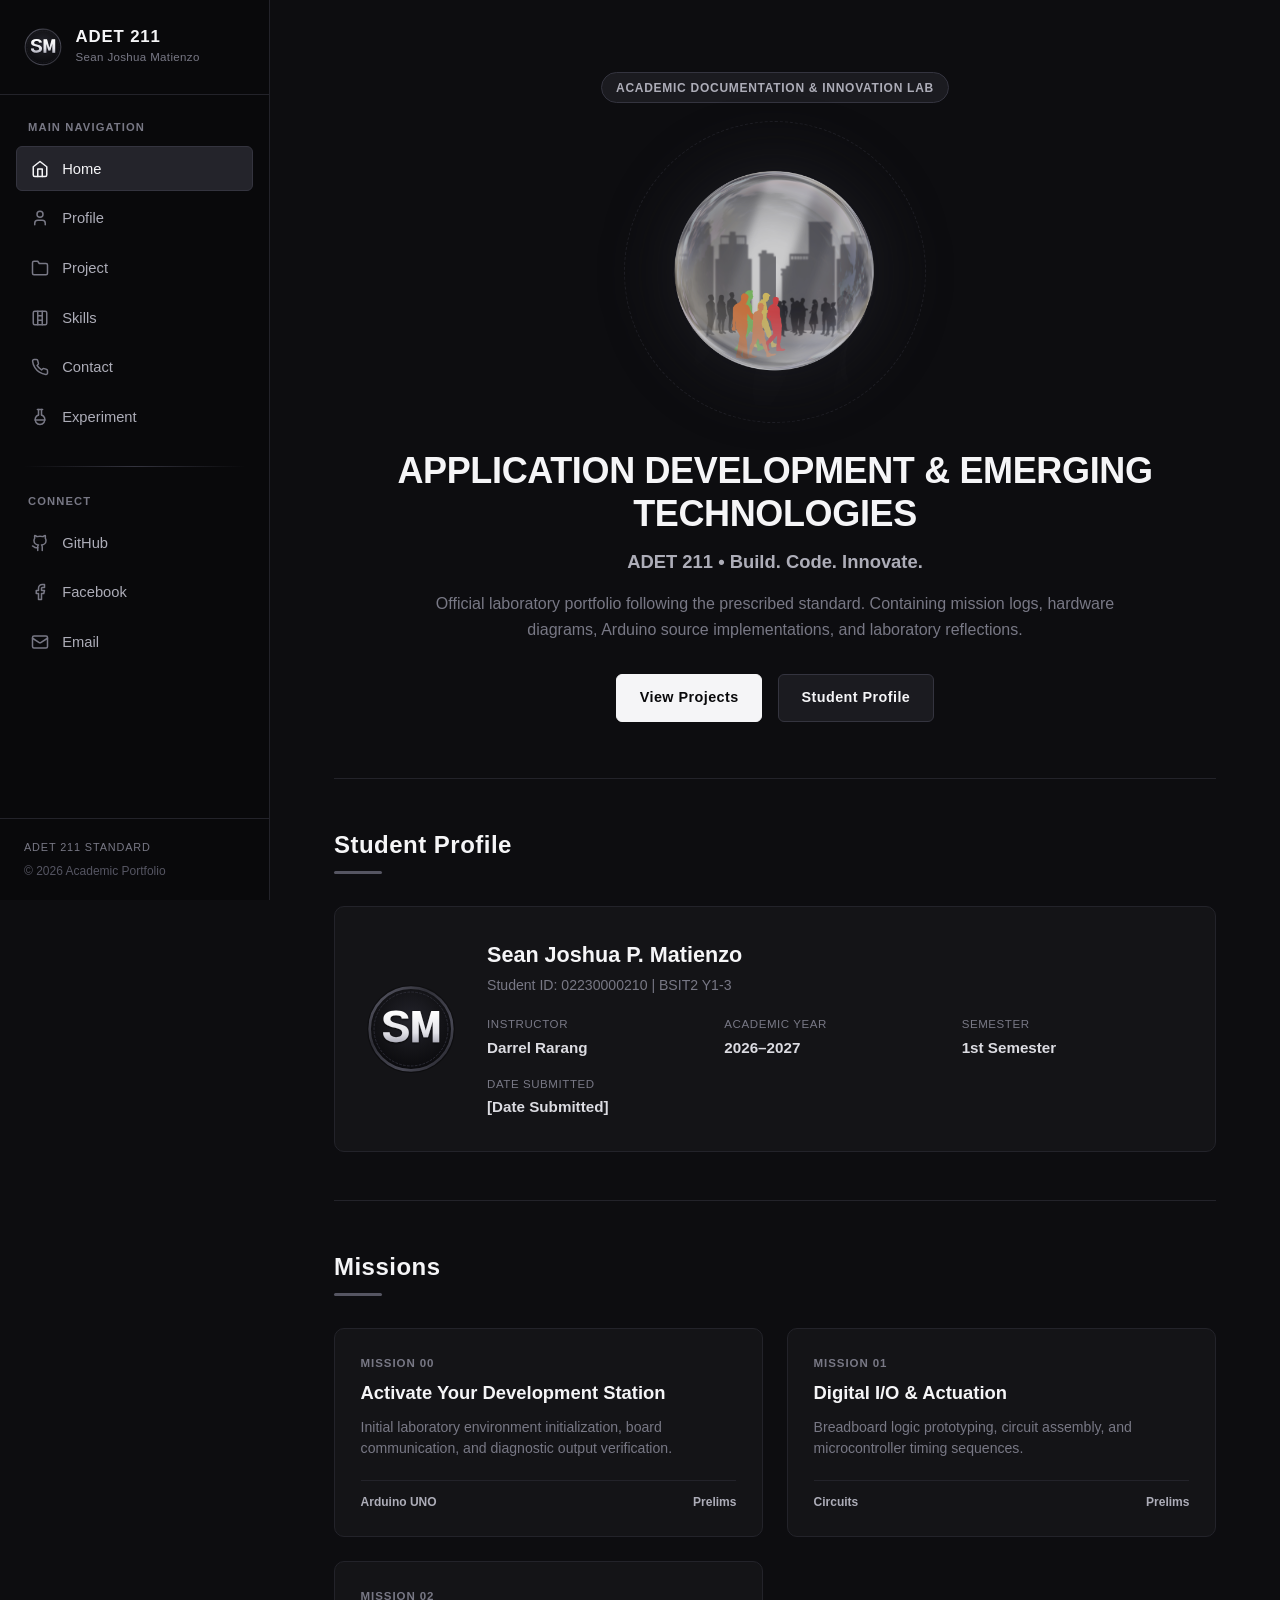
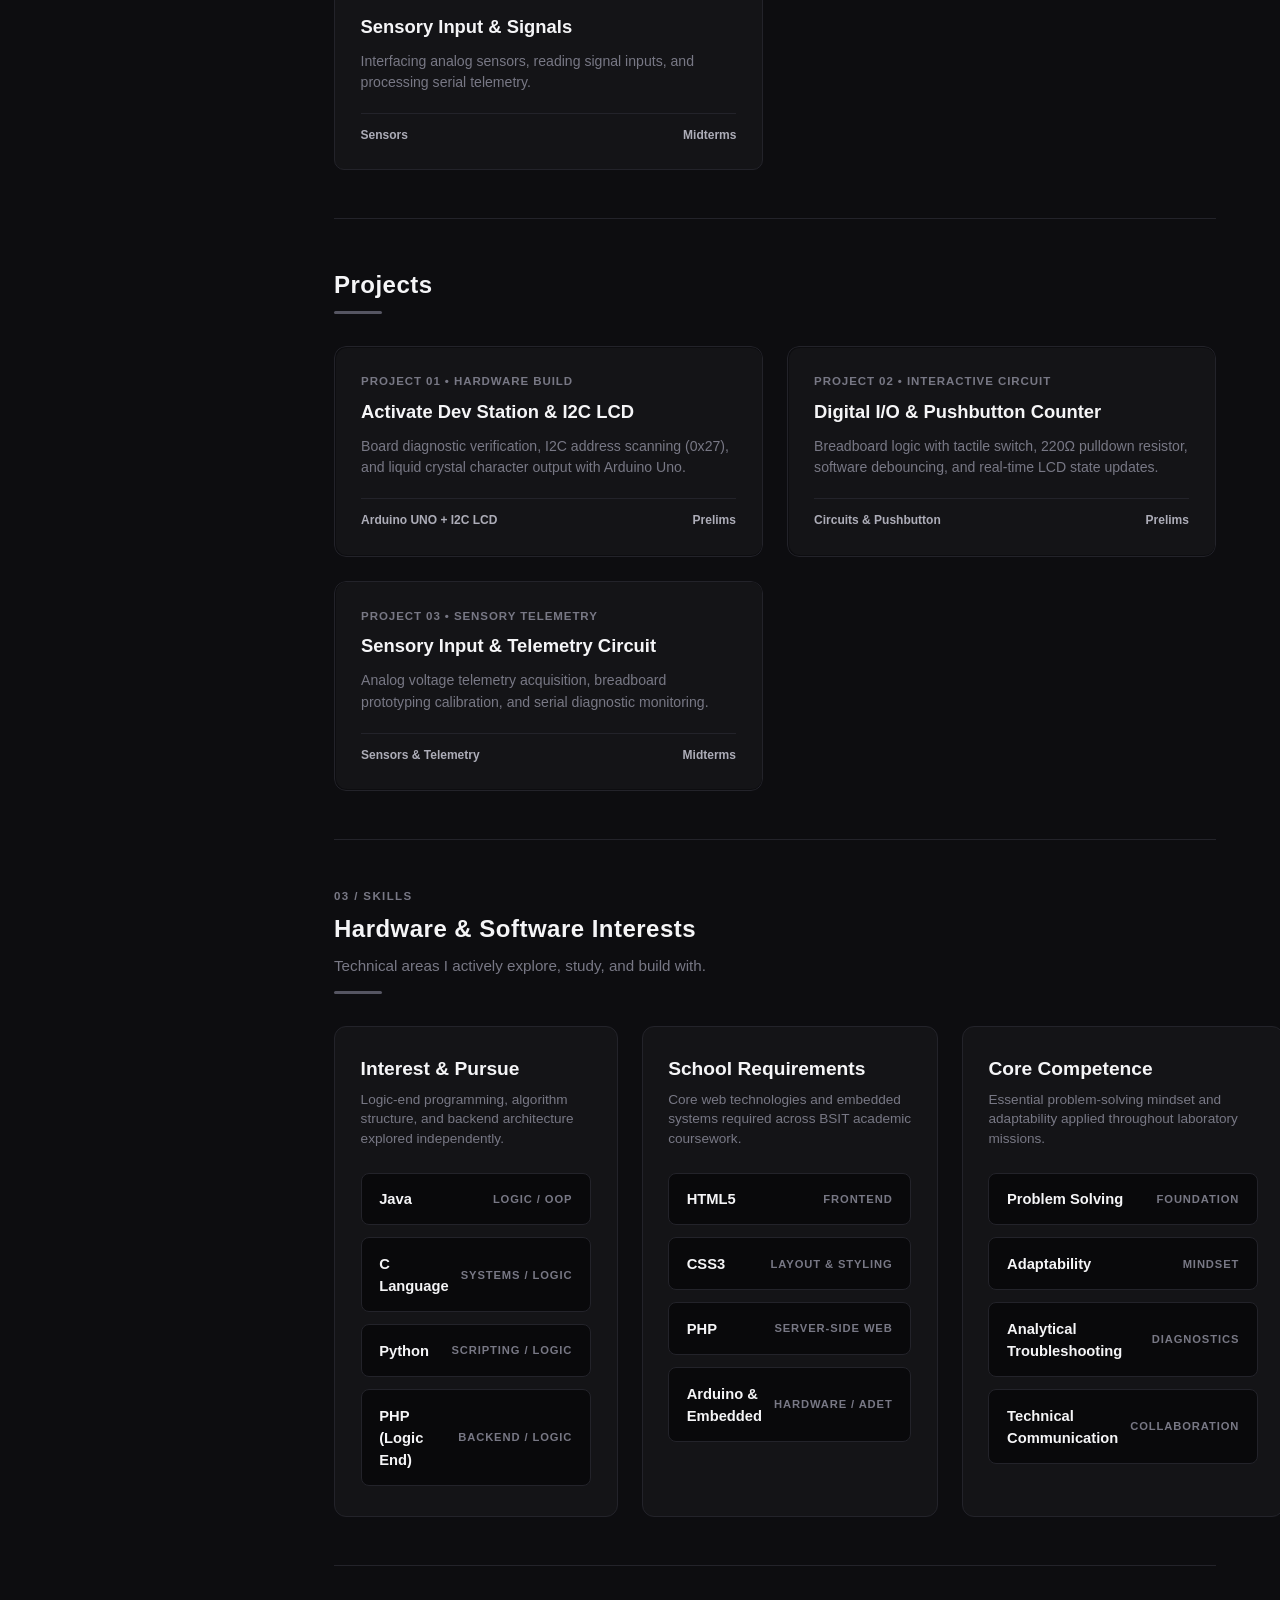
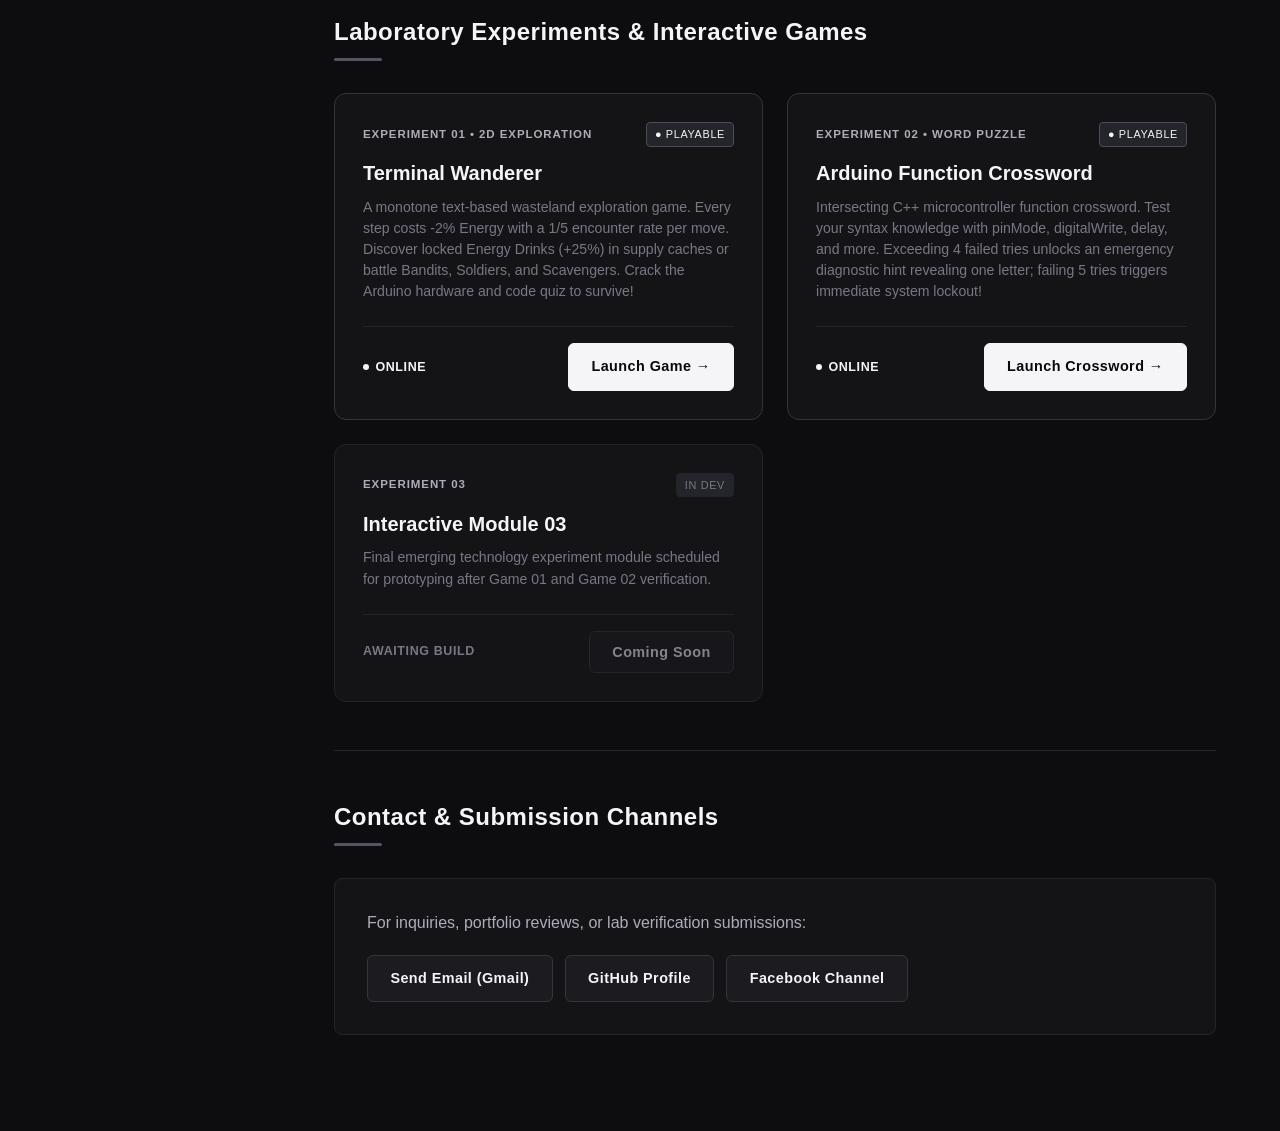
<file: index.html>
<!DOCTYPE html>
<html lang="en">
<head>
    <meta charset="UTF-8">
    <meta name="viewport" content="width=device-width, initial-scale=1.0">
    <title>ADET 211 Portfolio | Sean Joshua P. Matienzo</title>
    <link rel="stylesheet" href="style.css">
</head>
<body>

    <!-- Mobile / Small Screens Navbar -->
    <header class="mobile-navbar" id="mobileNavbar">
        <div class="nav-brand">
            <img src="photos/sm-logo.svg" alt="SM Monotone Logo" class="nav-sm-logo">
            <span class="brand-badge">ADET 211</span>
            <span class="brand-title">PORTFOLIO</span>
        </div>
        <button class="menu-toggle-btn" id="menuToggle" aria-label="Toggle navigation">
            <span class="bar"></span>
            <span class="bar"></span>
            <span class="bar"></span>
        </button>
    </header>

    <!-- Sidebar Backdrop for Mobile Overlay -->
    <div class="sidebar-backdrop" id="sidebarBackdrop"></div>

    <!-- Responsive Sidebar / Navigation Drawer -->
    <aside class="sidebar" id="sidebar">
        <!-- Sidebar Brand / Header (Visible on Desktop) -->
        <div class="sidebar-header">
            <div class="brand-logo">
                <div class="brand-logo-img">
                    <img src="photos/sm-logo.svg" alt="SM Monotone Logo" class="sm-logo-icon">
                </div>
                <div class="logo-text">
                    <h2>ADET 211</h2>
                    <p>Sean Joshua Matienzo</p>
                </div>
            </div>
            <button class="close-sidebar-btn" id="closeSidebar" aria-label="Close menu">&times;</button>
        </div>

        <nav class="sidebar-nav">
            <!-- Navigation Set 1 -->
            <div class="nav-group">
                <span class="nav-label">Main Navigation</span>
                <ul class="nav-list">
                    <li class="nav-item">
                        <a href="#home" class="nav-link active">
                            <svg class="nav-icon" viewBox="0 0 24 24" fill="none" stroke="currentColor" stroke-width="2" stroke-linecap="round" stroke-linejoin="round">
                                <path d="m3 9 9-7 9 7v11a2 2 0 0 1-2 2H5a2 2 0 0 1-2-2z"/>
                                <polyline points="9 22 9 12 15 12 15 22"/>
                            </svg>
                            <span>Home</span>
                        </a>
                    </li>
                    <li class="nav-item">
                        <a href="#profile" class="nav-link">
                            <svg class="nav-icon" viewBox="0 0 24 24" fill="none" stroke="currentColor" stroke-width="2" stroke-linecap="round" stroke-linejoin="round">
                                <path d="M19 21v-2a4 4 0 0 0-4-4H9a4 4 0 0 0-4 4v2"/>
                                <circle cx="12" cy="7" r="4"/>
                            </svg>
                            <span>Profile</span>
                        </a>
                    </li>
                    <li class="nav-item">
                        <a href="#project" class="nav-link">
                            <svg class="nav-icon" viewBox="0 0 24 24" fill="none" stroke="currentColor" stroke-width="2" stroke-linecap="round" stroke-linejoin="round">
                                <path d="M22 19a2 2 0 0 1-2 2H4a2 2 0 0 1-2-2V5a2 2 0 0 1 2-2h5l2 3h9a2 2 0 0 1 2 2z"/>
                            </svg>
                            <span>Project</span>
                        </a>
                    </li>
                    <li class="nav-item">
                        <a href="#skills" class="nav-link">
                            <svg class="nav-icon" viewBox="0 0 24 24" fill="none" stroke="currentColor" stroke-width="2" stroke-linecap="round" stroke-linejoin="round">
                                <rect width="18" height="18" x="3" y="3" rx="2"/>
                                <path d="M9 9h6v6H9z"/>
                                <path d="m9 3v6"/>
                                <path d="m15 3v6"/>
                                <path d="m9 15v6"/>
                                <path d="m15 15v6"/>
                            </svg>
                            <span>Skills</span>
                        </a>
                    </li>
                    <li class="nav-item">
                        <a href="#contact" class="nav-link">
                            <svg class="nav-icon" viewBox="0 0 24 24" fill="none" stroke="currentColor" stroke-width="2" stroke-linecap="round" stroke-linejoin="round">
                                <path d="M22 16.92v3a2 2 0 0 1-2.18 2 19.79 19.79 0 0 1-8.63-3.07 19.5 19.5 0 0 1-6-6 19.79 19.79 0 0 1-3.07-8.67A2 2 0 0 1 4.11 2h3a2 2 0 0 1 2 1.72 12.84 12.84 0 0 0 .7 2.81 2 2 0 0 1-.45 2.11L8.09 9.91a16 16 0 0 0 6 6l1.27-1.27a2 2 0 0 1 2.11-.45 12.84 12.84 0 0 0 2.81.7A2 2 0 0 1 22 16.92z"/>
                            </svg>
                            <span>Contact</span>
                        </a>
                    </li>
                    <li class="nav-item">
                        <a href="#experiment" class="nav-link">
                            <svg class="nav-icon" viewBox="0 0 24 24" fill="none" stroke="currentColor" stroke-width="2" stroke-linecap="round" stroke-linejoin="round">
                                <path d="M10 2v7.31"/>
                                <path d="M14 9.3V2"/>
                                <path d="M8.5 2h7"/>
                                <path d="M14 9.3a6.5 6.5 0 1 1-4 0"/>
                                <path d="M5.52 16h12.96"/>
                            </svg>
                            <span>Experiment</span>
                        </a>
                    </li>
                </ul>
            </div>

            <!-- Monotone Break Line / Divider -->
            <hr class="nav-divider">

            <!-- Navigation Set 2 (External / Socials) -->
            <div class="nav-group">
                <span class="nav-label">Connect</span>
                <ul class="nav-list">
                    <li class="nav-item">
                        <a href="https://github.com/Dorex-spec" target="_blank" rel="noopener noreferrer" class="nav-link">
                            <svg class="nav-icon" viewBox="0 0 24 24" fill="none" stroke="currentColor" stroke-width="2" stroke-linecap="round" stroke-linejoin="round">
                                <path d="M15 22v-4a4.8 4.8 0 0 0-1-3.5c3 0 6-2 6-5.5.08-1.25-.27-2.48-1-3.5.28-1.15.28-2.35 0-3.5 0 0-1 0-3 1.5-2.64-.5-5.36-.5-8 0C6 2 5 2 5 2c-.3 1.15-.3 2.35 0 3.5A5.403 5.403 0 0 0 4 9c0 3.5 3 5.5 6 5.5-.39.49-.68 1.05-.85 1.65-.17.6-.22 1.23-.15 1.85v4"/>
                                <path d="M9 18c-4.51 2-5-2-7-2"/>
                            </svg>
                            <span>GitHub</span>
                        </a>
                    </li>
                    <li class="nav-item">
                        <a href="https://www.facebook.com/sean.matienzo.2024/" target="_blank" rel="noopener noreferrer" class="nav-link">
                            <svg class="nav-icon" viewBox="0 0 24 24" fill="none" stroke="currentColor" stroke-width="2" stroke-linecap="round" stroke-linejoin="round">
                                <path d="M18 2h-3a5 5 0 0 0-5 5v3H7v4h3v8h4v-8h3l1-4h-4V7a1 1 0 0 1 1-1h3z"/>
                            </svg>
                            <span>Facebook</span>
                        </a>
                    </li>
                    <li class="nav-item">
                        <a href="https://mail.google.com/mail/?view=cm&fs=1&to=spmatienzo0210qc@student.fatima.edu.ph" target="_blank" rel="noopener noreferrer" class="nav-link">
                            <svg class="nav-icon" viewBox="0 0 24 24" fill="none" stroke="currentColor" stroke-width="2" stroke-linecap="round" stroke-linejoin="round">
                                <rect width="20" height="16" x="2" y="4" rx="2"/>
                                <path d="m22 7-8.97 5.7a1.94 1.94 0 0 1-2.06 0L2 7"/>
                            </svg>
                            <span>Email</span>
                        </a>
                    </li>
                </ul>
            </div>
        </nav>

        <div class="sidebar-footer">
            <span class="footer-badge">ADET 211 Standard</span>
            <p>&copy; 2026 Academic Portfolio</p>
        </div>
    </aside>

    <!-- Main Content Area -->
    <main class="main-content">
        <!-- Hero Section -->
        <section class="section hero-section" id="home">
            <div class="hero-container">
                <div class="hero-badge">Academic Documentation &amp; Innovation Lab</div>

                <!-- Hero Photo in the Middle with SM Alternate / Fallback Logo -->
                <div class="hero-image-container">
                    <div class="hero-image-glow"></div>
                    <div class="hero-image-ring"></div>
                    <img src="photos/Hero%20photo.png" 
                         alt="ADET 211 Hero Emblem" 
                         class="hero-photo"
                         onerror="this.style.display='none'; document.getElementById('heroFallbackLogo').style.display='flex';">
                    <div id="heroFallbackLogo" class="hero-fallback-logo">
                        <img src="photos/sm-logo.svg" alt="SM Monotone Logo" class="hero-sm-logo">
                    </div>
                </div>

                <h1 class="hero-title">APPLICATION DEVELOPMENT &amp; EMERGING TECHNOLOGIES</h1>
                <p class="hero-subtitle">ADET 211 &bull; Build. Code. Innovate.</p>
                <p class="hero-description">
                    Official laboratory portfolio following the prescribed standard. Containing mission logs, hardware diagrams, Arduino source implementations, and laboratory reflections.
                </p>
                <div class="hero-actions">
                    <a href="#project" class="btn btn-primary">View Projects</a>
                    <a href="#profile" class="btn btn-secondary">Student Profile</a>
                </div>
            </div>
        </section>

        <!-- Profile Section -->
        <section class="section" id="profile">
            <div class="section-header">
                <h2 class="section-title">Student Profile</h2>
                <div class="section-line"></div>
            </div>
            <div class="profile-card">
                <div class="profile-avatar">
                    <img src="photos/sm-logo.svg" alt="SM Monotone Logo" class="profile-sm-logo">
                </div>
                <div class="profile-details">
                    <h3>Sean Joshua P. Matienzo</h3>
                    <p class="profile-meta">Student ID: 02230000210 | BSIT2 Y1-3</p>
                    <div class="profile-info-grid">
                        <div class="info-item">
                            <span class="info-label">Instructor</span>
                            <span class="info-val">Darrel Rarang</span>
                        </div>
                        <div class="info-item">
                            <span class="info-label">Academic Year</span>
                            <span class="info-val">2026–2027</span>
                        </div>
                        <div class="info-item">
                            <span class="info-label">Semester</span>
                            <span class="info-val">1st Semester</span>
                        </div>
                        <div class="info-item">
                            <span class="info-label">Date Submitted</span>
                            <span class="info-val">[Date Submitted]</span>
                        </div>
                    </div>
                </div>
            </div>
        </section>

        <!-- Missions Section -->
        <section class="section" id="missions">
            <div class="section-header">
                <h2 class="section-title">Missions</h2>
                <div class="section-line"></div>
            </div>
            <div class="missions-grid">
                <article class="mission-card">
                    <div class="card-tag">Mission 00</div>
                    <h3 class="card-title">Activate Your Development Station</h3>
                    <p class="card-desc">Initial laboratory environment initialization, board communication, and diagnostic output verification.</p>
                    <div class="card-meta">
                        <span>Arduino UNO</span>
                        <span>Prelims</span>
                    </div>
                </article>
                <article class="mission-card">
                    <div class="card-tag">Mission 01</div>
                    <h3 class="card-title">Digital I/O &amp; Actuation</h3>
                    <p class="card-desc">Breadboard logic prototyping, circuit assembly, and microcontroller timing sequences.</p>
                    <div class="card-meta">
                        <span>Circuits</span>
                        <span>Prelims</span>
                    </div>
                </article>
                <article class="mission-card">
                    <div class="card-tag">Mission 02</div>
                    <h3 class="card-title">Sensory Input &amp; Signals</h3>
                    <p class="card-desc">Interfacing analog sensors, reading signal inputs, and processing serial telemetry.</p>
                    <div class="card-meta">
                        <span>Sensors</span>
                        <span>Midterms</span>
                    </div>
                </article>
            </div>
        </section>

        <!-- Projects Section (Placed between Missions and Core Competencies) -->
        <section class="section" id="project">
            <div class="section-header">
                <h2 class="section-title">Projects</h2>
                <div class="section-line"></div>
            </div>
            <div class="project-grid">
                <a href="project.html?id=1" class="project-card" aria-label="Open Project 1: Activate Dev Station & I2C LCD">
                    <div class="project-card-inner">
                        <div class="card-tag">Project 01 &bull; Hardware Build</div>
                        <h3 class="card-title">Activate Dev Station &amp; I2C LCD</h3>
                        <p class="card-desc">Board diagnostic verification, I2C address scanning (0x27), and liquid crystal character output with Arduino Uno.</p>
                        <div class="card-meta">
                            <span>Arduino UNO + I2C LCD</span>
                            <span>Prelims</span>
                        </div>
                    </div>
                </a>
                <a href="project.html?id=2" class="project-card" aria-label="Open Project 2: Digital I/O & Pushbutton Counter">
                    <div class="project-card-inner">
                        <div class="card-tag">Project 02 &bull; Interactive Circuit</div>
                        <h3 class="card-title">Digital I/O &amp; Pushbutton Counter</h3>
                        <p class="card-desc">Breadboard logic with tactile switch, 220Ω pulldown resistor, software debouncing, and real-time LCD state updates.</p>
                        <div class="card-meta">
                            <span>Circuits &amp; Pushbutton</span>
                            <span>Prelims</span>
                        </div>
                    </div>
                </a>
                <a href="project.html?id=3" class="project-card" aria-label="Open Project 3: Sensory Input & Telemetry Circuit">
                    <div class="project-card-inner">
                        <div class="card-tag">Project 03 &bull; Sensory Telemetry</div>
                        <h3 class="card-title">Sensory Input &amp; Telemetry Circuit</h3>
                        <p class="card-desc">Analog voltage telemetry acquisition, breadboard prototyping calibration, and serial diagnostic monitoring.</p>
                        <div class="card-meta">
                            <span>Sensors &amp; Telemetry</span>
                            <span>Midterms</span>
                        </div>
                    </div>
                </a>
            </div>
        </section>

        <!-- Skills Section -->
        <section class="section" id="skills">
            <div class="section-header">
                <div class="section-tag">03 / SKILLS</div>
                <h2 class="section-title">Hardware &amp; Software Interests</h2>
                <p class="section-subtitle">Technical areas I actively explore, study, and build with.</p>
                <div class="section-line"></div>
            </div>

            <div class="skills-column-grid">
                <!-- Part 1: Interest & Pursue (Logic End) -->
                <div class="skills-column-card">
                    <h3 class="skills-col-title">Interest &amp; Pursue</h3>
                    <p class="skills-col-desc">Logic-end programming, algorithm structure, and backend architecture explored independently.</p>
                    <div class="skills-items-list">
                        <div class="skill-row">
                            <span class="skill-name">Java</span>
                            <span class="skill-tag">Logic / OOP</span>
                        </div>
                        <div class="skill-row">
                            <span class="skill-name">C Language</span>
                            <span class="skill-tag">Systems / Logic</span>
                        </div>
                        <div class="skill-row">
                            <span class="skill-name">Python</span>
                            <span class="skill-tag">Scripting / Logic</span>
                        </div>
                        <div class="skill-row">
                            <span class="skill-name">PHP (Logic End)</span>
                            <span class="skill-tag">Backend / Logic</span>
                        </div>
                    </div>
                </div>

                <!-- Part 2: School Requirement -->
                <div class="skills-column-card">
                    <h3 class="skills-col-title">School Requirements</h3>
                    <p class="skills-col-desc">Core web technologies and embedded systems required across BSIT academic coursework.</p>
                    <div class="skills-items-list">
                        <div class="skill-row">
                            <span class="skill-name">HTML5</span>
                            <span class="skill-tag">Frontend</span>
                        </div>
                        <div class="skill-row">
                            <span class="skill-name">CSS3</span>
                            <span class="skill-tag">Layout &amp; Styling</span>
                        </div>
                        <div class="skill-row">
                            <span class="skill-name">PHP</span>
                            <span class="skill-tag">Server-Side Web</span>
                        </div>
                        <div class="skill-row">
                            <span class="skill-name">Arduino &amp; Embedded</span>
                            <span class="skill-tag">Hardware / ADET</span>
                        </div>
                    </div>
                </div>

                <!-- Part 3: Core Competence -->
                <div class="skills-column-card">
                    <h3 class="skills-col-title">Core Competence</h3>
                    <p class="skills-col-desc">Essential problem-solving mindset and adaptability applied throughout laboratory missions.</p>
                    <div class="skills-items-list">
                        <div class="skill-row">
                            <span class="skill-name">Problem Solving</span>
                            <span class="skill-tag">Foundation</span>
                        </div>
                        <div class="skill-row">
                            <span class="skill-name">Adaptability</span>
                            <span class="skill-tag">Mindset</span>
                        </div>
                        <div class="skill-row">
                            <span class="skill-name">Analytical Troubleshooting</span>
                            <span class="skill-tag">Diagnostics</span>
                        </div>
                        <div class="skill-row">
                            <span class="skill-name">Technical Communication</span>
                            <span class="skill-tag">Collaboration</span>
                        </div>
                    </div>
                </div>
            </div>
        </section>

        <!-- Experiment Section -->
        <section class="section" id="experiment">
            <div class="section-header">
                <h2 class="section-title">Laboratory Experiments &amp; Interactive Games</h2>
                <div class="section-line"></div>
            </div>
            <div class="games-grid">
                <!-- Game 01: Terminal Wanderer (Active) -->
                <div class="game-card active-game">
                    <div>
                        <div class="game-card-header">
                            <span class="game-tag">EXPERIMENT 01 &bull; 2D EXPLORATION</span>
                            <span class="game-status-badge live">&#x25CF; PLAYABLE</span>
                        </div>
                        <h3 class="game-card-title">Terminal Wanderer</h3>
                        <p class="game-card-desc">
                            A monotone text-based wasteland exploration game. Every step costs -2% Energy with a 1/5 encounter rate per move. Discover locked Energy Drinks (+25%) in supply caches or battle Bandits, Soldiers, and Scavengers. Crack the Arduino hardware and code quiz to survive!
                        </p>
                    </div>
                    <div class="game-card-actions">
                        <span class="status-indicator live"><span class="blink-dot"></span> Online</span>
                        <a href="Experiment/Experiment 1/index.html" class="btn btn-primary btn-sm">Launch Game &rarr;</a>
                    </div>
                </div>

                <!-- Game 02: Arduino Function Crossword (Active) -->
                <div class="game-card active-game">
                    <div>
                        <div class="game-card-header">
                            <span class="game-tag">EXPERIMENT 02 &bull; WORD PUZZLE</span>
                            <span class="game-status-badge live">&#x25CF; PLAYABLE</span>
                        </div>
                        <h3 class="game-card-title">Arduino Function Crossword</h3>
                        <p class="game-card-desc">
                            Intersecting C++ microcontroller function crossword. Test your syntax knowledge with pinMode, digitalWrite, delay, and more. Exceeding 4 failed tries unlocks an emergency diagnostic hint revealing one letter; failing 5 tries triggers immediate system lockout!
                        </p>
                    </div>
                    <div class="game-card-actions">
                        <span class="status-indicator live"><span class="blink-dot"></span> Online</span>
                        <a href="Experiment/Experiment 2/index.html" class="btn btn-primary btn-sm">Launch Crossword &rarr;</a>
                    </div>
                </div>

                <!-- Game 03: In Development -->
                <div class="game-card">
                    <div>
                        <div class="game-card-header">
                            <span class="game-tag">EXPERIMENT 03</span>
                            <span class="game-status-badge">IN DEV</span>
                        </div>
                        <h3 class="game-card-title">Interactive Module 03</h3>
                        <p class="game-card-desc">
                            Final emerging technology experiment module scheduled for prototyping after Game 01 and Game 02 verification.
                        </p>
                    </div>
                    <div class="game-card-actions">
                        <span class="status-indicator">Awaiting Build</span>
                        <button class="btn btn-secondary btn-sm" disabled style="opacity: 0.5; cursor: not-allowed;">Coming Soon</button>
                    </div>
                </div>
            </div>
        </section>

        <!-- Contact Section -->
        <section class="section" id="contact">
            <div class="section-header">
                <h2 class="section-title">Contact &amp; Submission Channels</h2>
                <div class="section-line"></div>
            </div>
            <div class="contact-card">
                <p>For inquiries, portfolio reviews, or lab verification submissions:</p>
                <div class="contact-links">
                    <a href="https://mail.google.com/mail/?view=cm&fs=1&to=spmatienzo0210qc@student.fatima.edu.ph" target="_blank" rel="noopener noreferrer" class="btn btn-secondary">Send Email (Gmail)</a>
                    <a href="https://github.com/Dorex-spec" target="_blank" rel="noopener noreferrer" class="btn btn-secondary">GitHub Profile</a>
                    <a href="https://www.facebook.com/sean.matienzo.2024/" target="_blank" rel="noopener noreferrer" class="btn btn-secondary">Facebook Channel</a>
                </div>
            </div>
        </section>
    </main>

    <script src="script.js"></script>
</body>
</html>
</file>
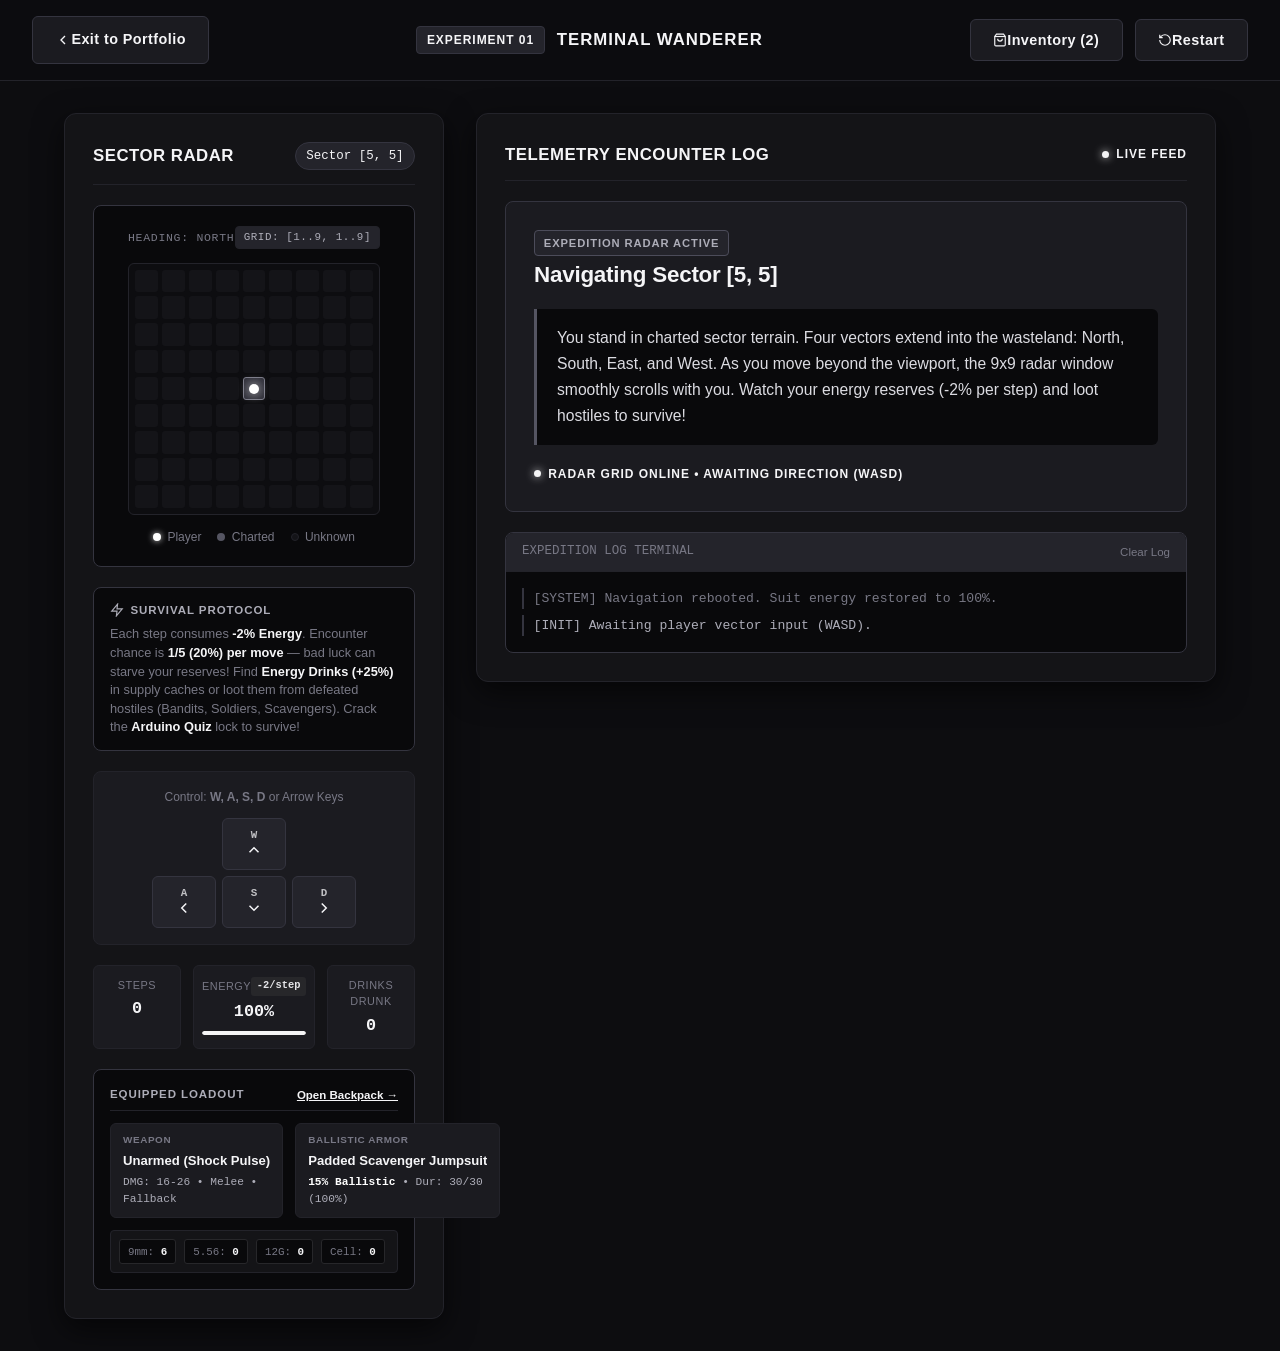
<file: Experiment/Experiment 1/index.html>
<!DOCTYPE html>
<html lang="en">
<head>
    <meta charset="UTF-8">
    <meta name="viewport" content="width=device-width, initial-scale=1.0">
    <title>Terminal Wanderer | ADET 211 Experiment 01</title>
    <link rel="stylesheet" href="../../style.css">
    <link rel="stylesheet" href="style.css">
</head>
<body>

    <!-- Top Navigation Header -->
    <header class="game-top-bar">
        <a href="../../index.html#experiment" class="btn btn-secondary back-portfolio-btn">
            <svg width="16" height="16" viewBox="0 0 24 24" fill="none" stroke="currentColor" stroke-width="2"><polyline points="15 18 9 12 15 6"/></svg>
            <span>Exit to Portfolio</span>
        </a>
        <div class="game-brand">
            <span class="game-badge">EXPERIMENT 01</span>
            <span class="game-title">TERMINAL WANDERER</span>
        </div>
        <div class="top-bar-actions">
            <button class="btn btn-secondary btn-sm" id="inventoryBtn" title="Open Inventory & Loadout">
                <svg width="14" height="14" viewBox="0 0 24 24" fill="none" stroke="currentColor" stroke-width="2"><path d="M6 2L3 6v14a2 2 0 0 0 2 2h14a2 2 0 0 0 2-2V6l-3-4z"/><line x1="3" y1="6" x2="21" y2="6"/><path d="M16 10a4 4 0 0 1-8 0"/></svg>
                <span>Inventory (<span id="invCountBadge">0</span>)</span>
            </button>
            <button class="btn btn-secondary btn-sm" id="restartGameBtn" title="Reset journey to starting sector">
                <svg width="14" height="14" viewBox="0 0 24 24" fill="none" stroke="currentColor" stroke-width="2"><path d="M3 12a9 9 0 1 0 9-9 9.75 9.75 0 0 0-6.74 2.74L3 8"/><path d="M3 3v5h5"/></svg>
                <span>Restart</span>
            </button>
        </div>
    </header>

    <main class="game-container">
        <!-- Left Panel: Grid Radar & Controls -->
        <section class="game-panel map-panel">
            <div class="panel-header">
                <h3>Sector Radar</h3>
                <span class="coordinates-pill" id="coordsDisplay">Sector [5, 5]</span>
            </div>

            <!-- Visual Grid Map with Player Dot -->
            <div class="radar-card">
                <div class="compass-indicator">
                    <span id="compassFacing">Heading: NORTH</span>
                    <span class="radar-window-pill" id="radarWindowPill">Window: X[1..9] Y[1..9]</span>
                </div>
                <div class="grid-radar" id="gridRadar">
                    <!-- 9x9 Grid dynamically generated via JavaScript -->
                </div>
                <div class="radar-legend">
                    <span class="legend-item"><span class="legend-dot player-dot"></span> Player</span>
                    <span class="legend-item"><span class="legend-dot visited-dot"></span> Charted</span>
                    <span class="legend-item"><span class="legend-dot unvisited-dot"></span> Unknown</span>
                </div>
            </div>

            <!-- Energy Survival Guide -->
            <div class="rule-hint-box">
                <div class="rule-hint-title">
                    <svg width="14" height="14" viewBox="0 0 24 24" fill="none" stroke="currentColor" stroke-width="2"><polygon points="13 2 3 14 12 14 11 22 21 10 12 10 13 2"/></svg>
                    <span>SURVIVAL PROTOCOL</span>
                </div>
                <p class="rule-hint-text">
                    Each step consumes <strong>-2% Energy</strong>. Encounter chance is <strong>1/5 (20%) per move</strong> &mdash; bad luck can starve your reserves! Find <strong>Energy Drinks (+25%)</strong> in supply caches or loot them from defeated hostiles (Bandits, Soldiers, Scavengers). Crack the <strong>Arduino Quiz</strong> lock to survive!
                </p>
            </div>

            <!-- Virtual D-Pad / WASD Controls -->
            <div class="dpad-card">
                <span class="dpad-hint">Control: <strong>W, A, S, D</strong> or Arrow Keys</span>
                <div class="dpad-cluster">
                    <button class="dpad-btn btn-up" id="btnUp" data-dir="north" title="Move North (W)">
                        <span class="dpad-key">W</span>
                        <svg width="18" height="18" viewBox="0 0 24 24" fill="none" stroke="currentColor" stroke-width="2"><polyline points="18 15 12 9 6 15"/></svg>
                    </button>
                    <div class="dpad-row">
                        <button class="dpad-btn btn-left" id="btnLeft" data-dir="west" title="Move West (A)">
                            <span class="dpad-key">A</span>
                            <svg width="18" height="18" viewBox="0 0 24 24" fill="none" stroke="currentColor" stroke-width="2"><polyline points="15 18 9 12 15 6"/></svg>
                        </button>
                        <button class="dpad-btn btn-down" id="btnDown" data-dir="south" title="Move South (S)">
                            <span class="dpad-key">S</span>
                            <svg width="18" height="18" viewBox="0 0 24 24" fill="none" stroke="currentColor" stroke-width="2"><polyline points="6 9 12 15 18 9"/></svg>
                        </button>
                        <button class="dpad-btn btn-right" id="btnRight" data-dir="east" title="Move East (D)">
                            <span class="dpad-key">D</span>
                            <svg width="18" height="18" viewBox="0 0 24 24" fill="none" stroke="currentColor" stroke-width="2"><polyline points="9 18 15 12 9 6"/></svg>
                        </button>
                    </div>
                </div>
            </div>

            <!-- HUD Stats -->
            <div class="stats-row">
                <div class="stat-box">
                    <span class="stat-label">Steps</span>
                    <span class="stat-value" id="stepsCount">0</span>
                </div>
                <div class="stat-box energy-stat-box" id="energyBox">
                    <div class="stat-subhead">
                        <span class="stat-label">Energy</span>
                        <span class="energy-drain-badge" title="Energy consumed per step">-2/step</span>
                    </div>
                    <span class="stat-value" id="energyLevel">100%</span>
                    <div class="energy-meter-track">
                        <div class="energy-meter-fill" id="energyMeterFill" style="width: 100%;"></div>
                    </div>
                </div>
                <div class="stat-box">
                    <span class="stat-label">Drinks Drunk</span>
                    <span class="stat-value" id="drinksCount">0</span>
                </div>
            </div>

            <!-- Equipped Gear Summary & Ammo Pouch -->
            <div class="equipped-gear-card">
                <div class="equipped-gear-header">
                    <span>EQUIPPED LOADOUT</span>
                    <button class="gear-open-btn" id="manageLoadoutBtn">Open Backpack &rarr;</button>
                </div>
                <div class="gear-slot-row">
                    <div class="gear-slot" id="slotWeapon">
                        <span class="gear-slot-type">WEAPON</span>
                        <span class="gear-slot-name" id="weaponNameDisplay">Unarmed (Shock Pulse)</span>
                        <span class="gear-slot-detail" id="weaponDetailDisplay">DMG: 16-26 &bull; Melee</span>
                    </div>
                    <div class="gear-slot" id="slotArmor">
                        <span class="gear-slot-type">BALLISTIC ARMOR</span>
                        <span class="gear-slot-name" id="armorNameDisplay">None (Unprotected)</span>
                        <span class="gear-slot-detail" id="armorDetailDisplay">⚠️ Fatal to Soldier 1-Shot</span>
                    </div>
                </div>
                <!-- Ammo Pouch Strip -->
                <div class="ammo-pouch-strip">
                    <span class="ammo-pill">9mm: <strong id="ammo9mm">0</strong></span>
                    <span class="ammo-pill">5.56: <strong id="ammo556">0</strong></span>
                    <span class="ammo-pill">12G: <strong id="ammo12g">0</strong></span>
                    <span class="ammo-pill">Cell: <strong id="ammoCell">0</strong></span>
                </div>
            </div>
        </section>

        <!-- Right Panel: Narrative & Encounters Console -->
        <section class="game-panel encounter-panel">
            <div class="panel-header">
                <h3>Telemetry Encounter Log</h3>
                <span class="status-indicator live"><span class="blink-dot"></span> LIVE FEED</span>
            </div>

            <!-- Active Encounter Card -->
            <div class="active-encounter-card" id="encounterCard">
                <div class="encounter-header-group">
                    <span class="encounter-badge" id="encounterTypeBadge">EXPEDITION START</span>
                    <h2 class="encounter-title" id="encounterTitle">Waking at Sector 5, 5</h2>
                </div>
                <p class="encounter-narrative" id="encounterDesc">
                    You awaken inside an uncharted technological wasteland. Your wrist telemetry device pulses softly with coordinates. Four paths extend into the gloom: North, South, East, and West. Step into the grid to explore.
                </p>
                <div class="encounter-actions" id="encounterActions">
                    <!-- Dynamic choice buttons inserted here -->
                </div>
            </div>

            <!-- Event History Feed -->
            <div class="history-card">
                <div class="history-header">
                    <span>Expedition Log Terminal</span>
                    <button class="clear-log-btn" id="clearLogBtn">Clear Log</button>
                </div>
                <div class="history-log" id="historyLog">
                    <div class="log-entry system">[SYSTEM] Navigation system initialized. Radar grid calibrated.</div>
                    <div class="log-entry">[INIT] Awaiting player vector input (WASD).</div>
                </div>
            </div>
        </section>
    </main>

    <!-- Inventory & Loadout Modal Backdrop -->
    <div class="inventory-modal-backdrop" id="inventoryModal" style="display: none;">
        <div class="inventory-modal-box">
            <div class="inventory-modal-header">
                <div class="inv-title-group">
                    <h3>Wasteland Inventory &amp; Loadout</h3>
                    <span class="inv-subtitle">70-Item Catalog &bull; Stored: <span id="invCountTitle">0</span> Items</span>
                </div>
                <button class="close-modal-btn" id="closeInventoryBtn" title="Close Backpack">&times;</button>
            </div>

            <!-- Filter Tabs -->
            <div class="inventory-tabs">
                <button class="inv-tab active" data-tab="all">All (<span id="tabCountAll">0</span>)</button>
                <button class="inv-tab" data-tab="WEAPON">Weapons (<span id="tabCountWeapons">0</span>)</button>
                <button class="inv-tab" data-tab="AMMO">Ammo (<span id="tabCountAmmo">0</span>)</button>
                <button class="inv-tab" data-tab="ARMOR">Armor (<span id="tabCountArmor">0</span>)</button>
                <button class="inv-tab" data-tab="TOOL">Tools (<span id="tabCountTools">0</span>)</button>
                <button class="inv-tab" data-tab="ELECTRONIC">Electronics (<span id="tabCountElec">0</span>)</button>
                <button class="inv-tab" data-tab="CONSUMABLE">Consumables (<span id="tabCountConsumables">0</span>)</button>
            </div>

            <!-- Items Grid Container -->
            <div class="inventory-grid-container" id="inventoryGrid">
                <!-- Dynamically populated from state.inventory -->
            </div>
        </div>
    </div>

    <script src="items.js"></script>
    <script src="game.js"></script>
</body>
</html>
</file>
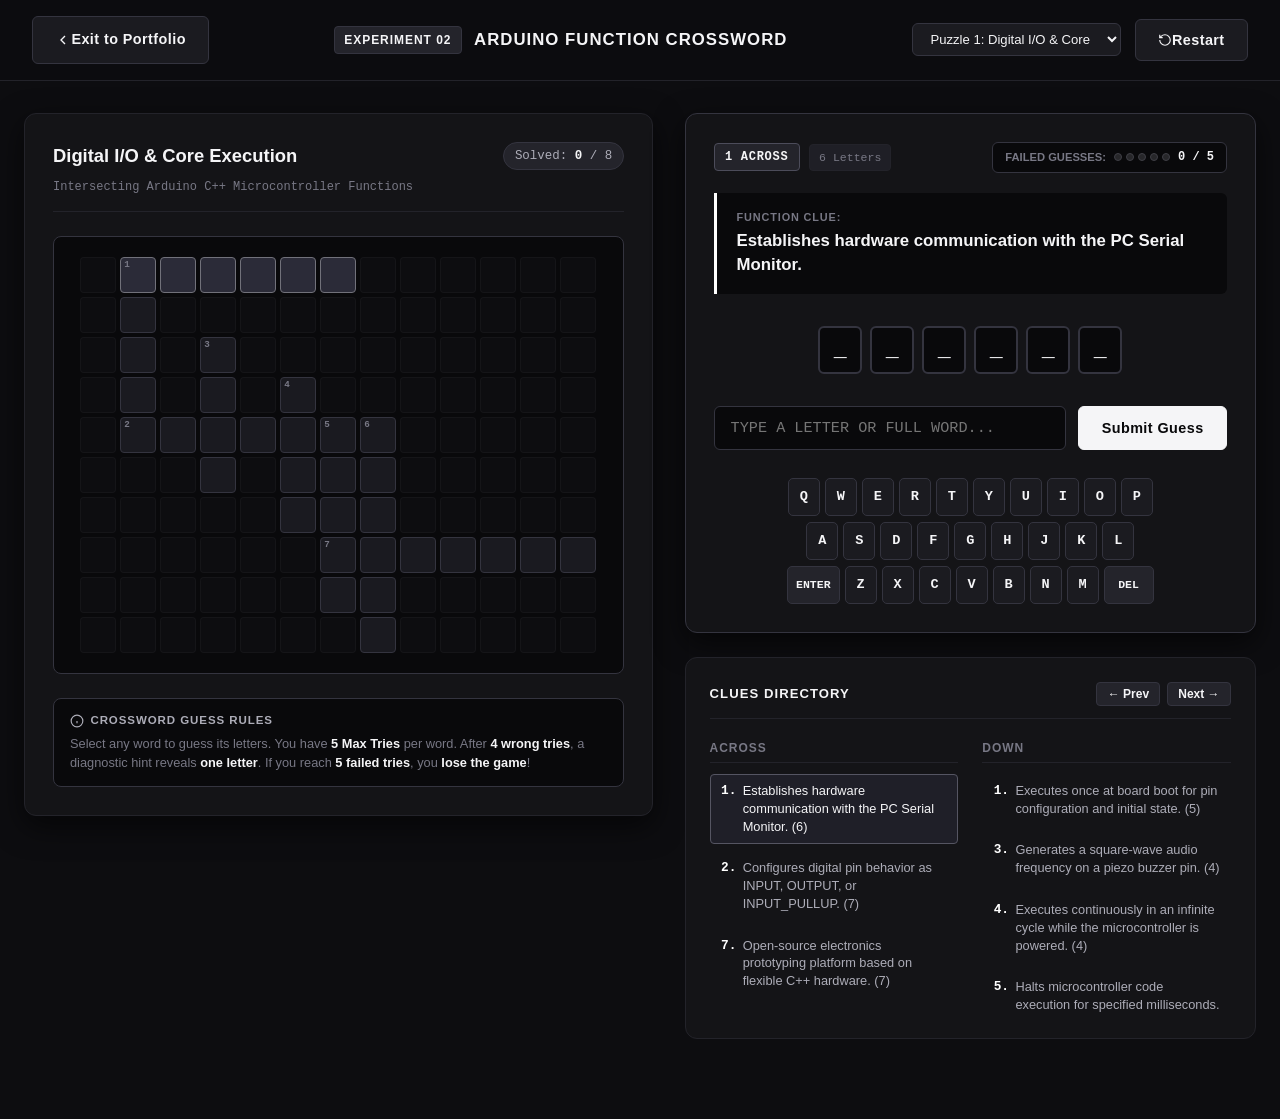
<file: Experiment/Experiment 2/index.html>
<!DOCTYPE html>
<html lang="en">
<head>
    <meta charset="UTF-8">
    <meta name="viewport" content="width=device-width, initial-scale=1.0">
    <title>Arduino Function Crossword | ADET 211 Experiment 02</title>
    <link rel="stylesheet" href="../../style.css">
    <link rel="stylesheet" href="style.css">
</head>
<body>

    <!-- Top Navigation Header -->
    <header class="crossword-top-bar">
        <a href="../../index.html#experiment" class="btn btn-secondary back-portfolio-btn">
            <svg width="16" height="16" viewBox="0 0 24 24" fill="none" stroke="currentColor" stroke-width="2"><polyline points="15 18 9 12 15 6"/></svg>
            <span>Exit to Portfolio</span>
        </a>
        <div class="game-brand">
            <span class="game-badge">EXPERIMENT 02</span>
            <span class="game-title">ARDUINO FUNCTION CROSSWORD</span>
        </div>
        <div class="top-bar-actions">
            <!-- Puzzle Level Selector -->
            <select class="puzzle-select-dropdown" id="puzzleSelect">
                <option value="0">Puzzle 1: Digital I/O &amp; Core</option>
                <option value="1">Puzzle 2: Analog &amp; Timing</option>
                <option value="2">Puzzle 3: Serial &amp; Modules</option>
            </select>
            <button class="btn btn-secondary btn-sm" id="restartPuzzleBtn" title="Reset current puzzle">
                <svg width="14" height="14" viewBox="0 0 24 24" fill="none" stroke="currentColor" stroke-width="2"><path d="M3 12a9 9 0 1 0 9-9 9.75 9.75 0 0 0-6.74 2.74L3 8"/><path d="M3 3v5h5"/></svg>
                <span>Restart</span>
            </button>
        </div>
    </header>

    <!-- Main Game Container -->
    <main class="crossword-container">
        
        <!-- Left Panel: Crossword Grid Board -->
        <section class="board-panel">
            <div class="panel-header">
                <div>
                    <h3 id="puzzleThemeTitle">Digital I/O &amp; Core Execution</h3>
                    <span class="panel-subtitle">Intersecting Arduino C++ Microcontroller Functions</span>
                </div>
                <div class="board-stats-pill">
                    Solved: <strong id="solvedCount">0</strong> / <span id="totalWordsCount">8</span>
                </div>
            </div>

            <!-- The Crossword Grid Canvas / Table -->
            <div class="grid-board-wrapper">
                <div class="crossword-grid" id="crosswordGrid">
                    <!-- Dynamically populated letter and blank cells -->
                </div>
            </div>

            <!-- Rules / Attempt Protocol Box -->
            <div class="rules-card">
                <div class="rules-header">
                    <svg width="14" height="14" viewBox="0 0 24 24" fill="none" stroke="currentColor" stroke-width="2"><circle cx="12" cy="12" r="10"/><line x1="12" y1="16" x2="12" y2="12"/><line x1="12" y1="8" x2="12.01" y2="8"/></svg>
                    <span>CROSSWORD GUESS RULES</span>
                </div>
                <p class="rules-text">
                    Select any word to guess its letters. You have <strong>5 Max Tries</strong> per word. After <strong>4 wrong tries</strong>, a diagnostic hint reveals <strong>one letter</strong>. If you reach <strong>5 failed tries</strong>, you <strong>lose the game</strong>!
                </p>
            </div>
        </section>

        <!-- Right Panel: Active Word Solver, Virtual Keyboard & Clues -->
        <section class="solver-panel">
            
            <!-- Active Word Inspector & Guesser Card -->
            <div class="active-word-card" id="activeWordCard">
                <div class="active-word-header">
                    <div class="word-meta">
                        <span class="direction-badge" id="activeDirBadge">1 ACROSS</span>
                        <span class="word-length-pill" id="activeLenBadge">7 Letters</span>
                    </div>
                    <!-- 5-Try Attempt Meter -->
                    <div class="attempts-meter-box">
                        <span class="attempts-label">Failed Guesses:</span>
                        <div class="attempts-pills" id="attemptsPills">
                            <span class="pill-dot"></span>
                            <span class="pill-dot"></span>
                            <span class="pill-dot"></span>
                            <span class="pill-dot"></span>
                            <span class="pill-dot"></span>
                        </div>
                        <span class="attempts-num" id="attemptsCountDisplay">0 / 5</span>
                    </div>
                </div>

                <!-- Clue Prompt -->
                <div class="clue-display-box">
                    <span class="clue-tag">FUNCTION CLUE:</span>
                    <p class="clue-text" id="activeClueText">Configures digital pin behavior as INPUT, OUTPUT, or INPUT_PULLUP.</p>
                </div>

                <!-- 4th-Try Hint Notification Banner (Reveals 1 Letter) -->
                <div class="hint-alert-banner" id="hintAlertBanner" style="display: none;">
                    <div class="hint-title">
                        <svg width="14" height="14" viewBox="0 0 24 24" fill="none" stroke="currentColor" stroke-width="2"><path d="M12 2v4M12 18v4M4.93 4.93l2.83 2.83M16.24 16.24l2.83 2.83M2 12h4M18 12h4M4.93 19.07l2.83-2.83M16.24 7.76l2.83-2.83"/></svg>
                        <span>4 TRIES EXCEEDED &bull; AUTOMATIC HINT ACTIVATED!</span>
                    </div>
                    <p class="hint-body" id="hintBodyText">
                        System telemetry has revealed one hidden letter: '<strong id="hintLetterChar">P</strong>'! Here is the code syntax: <code id="hintCodeSnippet">pinMode(pin, mode);</code>
                    </p>
                </div>

                <!-- Active Word Letter Slots -->
                <div class="letter-slots-row" id="letterSlotsRow">
                    <!-- Populated dynamically: e.g. [_] [_] [_] [_] [_] [_] [_] -->
                </div>

                <!-- Guess Input Field & Action Buttons -->
                <div class="guess-input-group">
                    <input type="text" class="guess-input" id="guessInput" placeholder="Type a letter or full word..." maxlength="20" autocomplete="off" spellcheck="false">
                    <button class="btn btn-primary" id="submitGuessBtn">Submit Guess</button>
                </div>

                <!-- Virtual On-Screen Tactile Keyboard -->
                <div class="virtual-keyboard" id="virtualKeyboard">
                    <!-- QWERTY rows -->
                </div>
            </div>

            <!-- Clues Accordion / Tabs: Across & Down -->
            <div class="clues-card">
                <div class="clues-header-tabs">
                    <span class="clues-header-title">Clues Directory</span>
                    <div class="clue-nav-buttons">
                        <button class="clue-nav-btn" id="prevWordBtn" title="Previous Word">&larr; Prev</button>
                        <button class="clue-nav-btn" id="nextWordBtn" title="Next Word">Next &rarr;</button>
                    </div>
                </div>

                <div class="clues-columns">
                    <!-- Across Clues List -->
                    <div class="clues-column">
                        <h4 class="clue-group-heading">ACROSS</h4>
                        <ul class="clues-list" id="acrossCluesList">
                            <!-- Populated dynamically -->
                        </ul>
                    </div>

                    <!-- Down Clues List -->
                    <div class="clues-column">
                        <h4 class="clue-group-heading">DOWN</h4>
                        <ul class="clues-list" id="downCluesList">
                            <!-- Populated dynamically -->
                        </ul>
                    </div>
                </div>
            </div>

        </section>
    </main>

    <!-- Game Over / Lockout Modal (Triggered on 5 Failed Guesses) -->
    <div class="modal-backdrop" id="lossModal" style="display: none;">
        <div class="modal-box loss-box">
            <div class="modal-icon">&#x26A0;</div>
            <h2 class="modal-title">System Lockout: You Lose!</h2>
            <p class="modal-desc" id="lossModalDesc">
                You failed to guess the Arduino function within the allowed <strong>5 guesses</strong>. Telemetry diagnostics have severed the logic connection.
            </p>
            <div class="modal-solution-box">
                <span class="sol-label">Correct Arduino Function:</span>
                <span class="sol-word" id="lossCorrectWord">PINMODE</span>
                <code class="sol-code" id="lossCorrectCode">pinMode(13, OUTPUT);</code>
            </div>
            <div class="modal-actions">
                <button class="btn btn-primary" id="tryAgainBtn">⚡ Reboot &amp; Try Again</button>
                <a href="../../index.html#experiment" class="btn btn-secondary">Exit to Portfolio</a>
            </div>
        </div>
    </div>

    <!-- Victory Modal (Triggered when Crossword is Fully Solved) -->
    <div class="modal-backdrop" id="victoryModal" style="display: none;">
        <div class="modal-box victory-box">
            <div class="modal-icon">&#x2714;</div>
            <h2 class="modal-title">Crossword Completed!</h2>
            <p class="modal-desc">
                Outstanding! You have successfully decrypted all Arduino functions on this crossword board without triggering system lockout.
            </p>
            <div class="victory-stats-summary">
                <div class="v-stat">
                    <span>Words Solved</span>
                    <span id="vSolvedWords">8 / 8</span>
                </div>
                <div class="v-stat">
                    <span>Total Attempts</span>
                    <span id="vTotalAttempts">0</span>
                </div>
                <div class="v-stat">
                    <span>Accuracy</span>
                    <span id="vAccuracy">100%</span>
                </div>
            </div>
            <div class="modal-actions">
                <button class="btn btn-primary" id="nextPuzzleBtn">Load Next Puzzle &rarr;</button>
                <button class="btn btn-secondary" id="replayPuzzleBtn">Replay Puzzle</button>
            </div>
        </div>
    </div>

    <script src="game.js"></script>
</body>
</html>
</file>
<file: style.css>
/* ==========================================================================
   ADET 211 Monotone Portfolio Stylesheet
   Theme: Pure Monotone (Black, Dark Gray, Mid Gray, Light Gray)
   Responsive: Sidebar on Desktop, Navbar + Slide Drawer on Mobile/Tablet
   ========================================================================== */

/* Design Tokens / Monotone Color Palette */
:root {
    --color-black: #09090b;
    --color-bg-body: #0d0d10;
    --color-dark-gray-3: #141417;
    --color-dark-gray-2: #1b1b20;
    --color-dark-gray-1: #24242b;
    --color-mid-gray-2: #383842;
    --color-mid-gray-1: #555562;
    --color-gray: #787885;
    --color-light-gray-2: #adadb8;
    --color-light-gray-1: #dcdce2;
    --color-white: #f5f5f7;

    --border-subtle: #23232a;
    --border-strong: #34343f;
    --border-highlight: #4c4c5a;

    --sidebar-width: 270px;
    --navbar-height: 64px;

    /* Prescribed Font Family */
    --font-main: 'Aptos', -apple-system, BlinkMacSystemFont, "Segoe UI", Roboto, Helvetica, Arial, sans-serif;
    --font-mono: 'Consolas', 'Courier New', monospace;

    --transition-fast: 0.2s ease;
    --transition-smooth: 0.3s cubic-bezier(0.16, 1, 0.3, 1);
}

/* Base Reset & Typography */
* {
    margin: 0;
    padding: 0;
    box-sizing: border-box;
}

/* Monotone Custom Scrollbar */
html, body, * {
    scrollbar-width: thin;
    scrollbar-color: var(--color-dark-gray-1) var(--color-black);
}

::-webkit-scrollbar {
    width: 7px;
    height: 7px;
}

::-webkit-scrollbar-track {
    background-color: var(--color-black);
}

::-webkit-scrollbar-thumb {
    background-color: var(--color-dark-gray-1);
    border-radius: 999px;
    border: 1px solid var(--color-black);
}

::-webkit-scrollbar-thumb:hover {
    background-color: var(--color-mid-gray-1);
}

::-webkit-scrollbar-corner {
    background-color: var(--color-black);
}

html {
    scroll-behavior: smooth;
    font-size: 16px;
}

body {
    background-color: var(--color-bg-body);
    color: var(--color-light-gray-1);
    font-family: var(--font-main);
    line-height: 1.5;
    overflow-x: hidden;
    min-height: 100vh;
}

a {
    color: inherit;
    text-decoration: none;
}

ul {
    list-style: none;
}

/* ==========================================================================
   Navigation: Mobile Navbar (Visible on Mobile/Tablet)
   ========================================================================== */
.mobile-navbar {
    display: none; /* Desktop default: hidden */
    position: fixed;
    top: 0;
    left: 0;
    width: 100%;
    height: var(--navbar-height);
    background-color: rgba(13, 13, 16, 0.95);
    backdrop-filter: blur(12px);
    border-bottom: 1px solid var(--border-subtle);
    padding: 0 1.25rem;
    align-items: center;
    justify-content: space-between;
    z-index: 900;
}

.nav-brand {
    display: flex;
    align-items: center;
    gap: 0.65rem;
}

.nav-sm-logo {
    width: 30px;
    height: 30px;
    display: block;
    border-radius: 50%;
}

.brand-badge {
    background-color: var(--color-dark-gray-1);
    color: var(--color-white);
    padding: 0.25rem 0.55rem;
    border-radius: 4px;
    font-size: 0.8rem;
    font-weight: 700;
    letter-spacing: 0.05em;
    border: 1px solid var(--border-strong);
}

.brand-title {
    font-size: 0.95rem;
    font-weight: 600;
    letter-spacing: 0.08em;
    color: var(--color-light-gray-2);
}

.menu-toggle-btn {
    background: transparent;
    border: 1px solid var(--border-strong);
    border-radius: 6px;
    cursor: pointer;
    padding: 0.5rem;
    display: flex;
    flex-direction: column;
    gap: 5px;
    align-items: center;
    justify-content: center;
    transition: var(--transition-fast);
}

.menu-toggle-btn:hover {
    background-color: var(--color-dark-gray-2);
    border-color: var(--border-highlight);
}

.menu-toggle-btn .bar {
    display: block;
    width: 20px;
    height: 2px;
    background-color: var(--color-white);
    transition: var(--transition-smooth);
}

/* Animated Hamburger Close State */
.menu-toggle-btn.active .bar:nth-child(1) {
    transform: translateY(7px) rotate(45deg);
}
.menu-toggle-btn.active .bar:nth-child(2) {
    opacity: 0;
}
.menu-toggle-btn.active .bar:nth-child(3) {
    transform: translateY(-7px) rotate(-45deg);
}

/* Mobile Sidebar Backdrop */
.sidebar-backdrop {
    display: none;
    position: fixed;
    top: 0;
    left: 0;
    width: 100vw;
    height: 100vh;
    background-color: rgba(9, 9, 11, 0.7);
    backdrop-filter: blur(4px);
    z-index: 950;
    opacity: 0;
    transition: opacity var(--transition-smooth);
}

.sidebar-backdrop.active {
    display: block;
    opacity: 1;
}

/* ==========================================================================
   Navigation: Sidebar (Visible on Desktop, Off-Canvas Drawer on Mobile)
   ========================================================================== */
.sidebar {
    position: fixed;
    top: 0;
    left: 0;
    width: var(--sidebar-width);
    height: 100vh;
    background-color: var(--color-black);
    border-right: 1px solid var(--border-subtle);
    display: flex;
    flex-direction: column;
    z-index: 1000;
    overflow-y: auto;
    transition: transform var(--transition-smooth);
}

/* Sidebar Header */
.sidebar-header {
    padding: 1.75rem 1.5rem;
    display: flex;
    align-items: center;
    justify-content: space-between;
    border-bottom: 1px solid var(--border-subtle);
}

.brand-logo {
    display: flex;
    align-items: center;
    gap: 0.85rem;
}

.brand-logo-img {
    width: 38px;
    height: 38px;
    display: flex;
    align-items: center;
    justify-content: center;
    flex-shrink: 0;
}

.sm-logo-icon {
    width: 100%;
    height: 100%;
    display: block;
    border-radius: 50%;
    transition: transform var(--transition-smooth), filter var(--transition-smooth);
}

.brand-logo:hover .sm-logo-icon {
    transform: scale(1.08);
    filter: drop-shadow(0 0 8px rgba(255, 255, 255, 0.25));
}

.logo-text h2 {
    font-size: 1.05rem;
    font-weight: 700;
    letter-spacing: 0.05em;
    color: var(--color-white);
    line-height: 1.1;
}

.logo-text p {
    font-size: 0.72rem;
    color: var(--color-gray);
    letter-spacing: 0.03em;
    margin-top: 2px;
}

.close-sidebar-btn {
    display: none; /* Desktop default: hidden */
    background: none;
    border: none;
    color: var(--color-light-gray-2);
    font-size: 1.75rem;
    line-height: 1;
    cursor: pointer;
    padding: 0 0.25rem;
    transition: color var(--transition-fast);
}

.close-sidebar-btn:hover {
    color: var(--color-white);
}

/* Sidebar Navigation Items */
.sidebar-nav {
    flex: 1;
    padding: 1.5rem 1rem;
    display: flex;
    flex-direction: column;
    gap: 1.25rem;
}

.nav-group {
    display: flex;
    flex-direction: column;
    gap: 0.4rem;
}

.nav-label {
    font-size: 0.7rem;
    text-transform: uppercase;
    font-weight: 700;
    letter-spacing: 0.1em;
    color: var(--color-gray);
    padding: 0 0.75rem 0.25rem;
}

.nav-list {
    display: flex;
    flex-direction: column;
    gap: 0.3rem;
}

.nav-link {
    display: flex;
    align-items: center;
    gap: 0.85rem;
    padding: 0.65rem 0.85rem;
    border-radius: 6px;
    color: var(--color-light-gray-2);
    font-size: 0.92rem;
    font-weight: 500;
    transition: all var(--transition-fast);
    border: 1px solid transparent;
}

.nav-icon {
    width: 18px;
    height: 18px;
    stroke-width: 2;
    color: var(--color-gray);
    transition: color var(--transition-fast);
    flex-shrink: 0;
}

.nav-link:hover {
    background-color: var(--color-dark-gray-2);
    color: var(--color-white);
    border-color: var(--border-subtle);
}

.nav-link:hover .nav-icon {
    color: var(--color-white);
}

.nav-link.active {
    background-color: var(--color-dark-gray-1);
    color: var(--color-white);
    border-color: var(--border-strong);
}

.nav-link.active .nav-icon {
    color: var(--color-white);
}

/* Monotone Breakline Divider */
.nav-divider {
    border: 0;
    height: 1px;
    background: linear-gradient(90deg, transparent, var(--border-strong), transparent);
    margin: 0.4rem 0.5rem;
}

/* Sidebar Footer */
.sidebar-footer {
    padding: 1.25rem 1.5rem;
    border-top: 1px solid var(--border-subtle);
    display: flex;
    flex-direction: column;
    gap: 0.4rem;
}

.footer-badge {
    font-size: 0.68rem;
    text-transform: uppercase;
    letter-spacing: 0.08em;
    color: var(--color-gray);
}

.sidebar-footer p {
    font-size: 0.75rem;
    color: var(--color-mid-gray-1);
}

/* ==========================================================================
   Main Content Layout
   ========================================================================== */
.main-content {
    margin-left: var(--sidebar-width);
    width: calc(100% - var(--sidebar-width));
    min-height: 100vh;
    padding: 3rem 4rem;
}

/* Section Styling (Centered Container within Main Workspace) */
.section {
    width: 100%;
    max-width: 1200px;
    margin-left: auto;
    margin-right: auto;
    padding: 3rem 0;
    border-bottom: 1px solid var(--border-subtle);
}

.section:last-child {
    border-bottom: none;
}

.section-header {
    margin-bottom: 2rem;
}

.section-title {
    font-size: 1.5rem;
    font-weight: 700;
    color: var(--color-white);
    letter-spacing: 0.02em;
    margin-bottom: 0.5rem;
}

.section-line {
    width: 48px;
    height: 3px;
    background-color: var(--color-mid-gray-1);
    border-radius: 2px;
}

/* Hero Section */
.hero-section {
    padding-top: 1.5rem;
    padding-bottom: 3.5rem;
    display: flex;
    justify-content: center;
}

.hero-container {
    display: flex;
    flex-direction: column;
    align-items: center;
    text-align: center;
    max-width: 840px;
    margin: 0 auto;
    width: 100%;
}

.hero-badge {
    display: inline-block;
    padding: 0.35rem 0.85rem;
    background-color: var(--color-dark-gray-2);
    border: 1px solid var(--border-strong);
    border-radius: 999px;
    font-size: 0.75rem;
    font-weight: 600;
    color: var(--color-light-gray-2);
    letter-spacing: 0.06em;
    text-transform: uppercase;
    margin-bottom: 1.5rem;
}

/* Hero Photo Container in the Middle */
.hero-image-container {
    position: relative;
    width: clamp(200px, 28vw, 290px);
    height: clamp(200px, 28vw, 290px);
    margin: 0 auto 2rem auto;
    display: flex;
    align-items: center;
    justify-content: center;
}

.hero-image-glow {
    position: absolute;
    inset: 5%;
    border-radius: 50%;
    background: radial-gradient(circle, rgba(255, 255, 255, 0.08) 0%, rgba(36, 36, 43, 0.5) 45%, transparent 70%);
    filter: blur(28px);
    pointer-events: none;
    z-index: 1;
}

.hero-image-ring {
    position: absolute;
    inset: -6px;
    border-radius: 50%;
    border: 1px dashed var(--border-strong);
    pointer-events: none;
    z-index: 2;
    opacity: 0.45;
    animation: slowOrbit 45s linear infinite;
}

@keyframes slowOrbit {
    from {
        transform: rotate(0deg);
    }
    to {
        transform: rotate(360deg);
    }
}

.hero-photo {
    position: relative;
    z-index: 3;
    width: 100%;
    height: 100%;
    object-fit: cover;
    border-radius: 50%;
    /* Masks out the outer black background completely, leaving only the center circular graphic */
    -webkit-mask-image: radial-gradient(circle at center, rgba(0, 0, 0, 1) 64%, rgba(0, 0, 0, 0) 68.5%);
    mask-image: radial-gradient(circle at center, rgba(0, 0, 0, 1) 64%, rgba(0, 0, 0, 0) 68.5%);
    opacity: 0.78; /* Semi-transparent */
    mix-blend-mode: screen; /* Dissolves pure black pixels into the dark theme */
    filter: drop-shadow(0 0 16px rgba(0, 0, 0, 0.8));
    transition: opacity var(--transition-smooth), transform var(--transition-smooth), filter var(--transition-smooth);
}

.hero-photo:hover {
    opacity: 0.95;
    transform: scale(1.03);
    filter: drop-shadow(0 0 24px rgba(255, 255, 255, 0.12));
}

/* Hero Alternate / Fallback Monotone Logo */
.hero-fallback-logo {
    display: none;
    position: relative;
    z-index: 3;
    width: 100%;
    height: 100%;
    align-items: center;
    justify-content: center;
}

.hero-sm-logo {
    width: 86%;
    height: 86%;
    display: block;
    border-radius: 50%;
    opacity: 0.85;
    filter: drop-shadow(0 0 20px rgba(0, 0, 0, 0.8));
    transition: opacity var(--transition-smooth), transform var(--transition-smooth), filter var(--transition-smooth);
}

.hero-image-container:hover .hero-sm-logo {
    opacity: 1;
    transform: scale(1.04);
    filter: drop-shadow(0 0 28px rgba(255, 255, 255, 0.15));
}

.hero-title {
    font-size: 2.25rem;
    font-weight: 800;
    letter-spacing: -0.01em;
    color: var(--color-white);
    line-height: 1.2;
    margin-bottom: 0.75rem;
}

.hero-subtitle {
    font-size: 1.15rem;
    font-weight: 600;
    color: var(--color-light-gray-2);
    margin-bottom: 1rem;
}

.hero-description {
    font-size: 1rem;
    color: var(--color-gray);
    max-width: 680px;
    line-height: 1.6;
    margin-bottom: 2rem;
}

.hero-actions {
    display: flex;
    gap: 1rem;
    flex-wrap: wrap;
    justify-content: center;
}

/* Buttons */
.btn {
    display: inline-flex;
    align-items: center;
    justify-content: center;
    padding: 0.75rem 1.4rem;
    border-radius: 6px;
    font-size: 0.9rem;
    font-weight: 600;
    letter-spacing: 0.03em;
    cursor: pointer;
    transition: all var(--transition-fast);
}

.btn-primary {
    background-color: var(--color-white);
    color: var(--color-black);
    border: 1px solid var(--color-white);
}

.btn-primary:hover {
    background-color: var(--color-light-gray-1);
    border-color: var(--color-light-gray-1);
    transform: translateY(-1px);
}

.btn-secondary {
    background-color: var(--color-dark-gray-2);
    color: var(--color-white);
    border: 1px solid var(--border-strong);
}

.btn-secondary:hover {
    background-color: var(--color-dark-gray-1);
    border-color: var(--border-highlight);
    transform: translateY(-1px);
}

/* Profile Section Card */
.profile-card {
    background-color: var(--color-dark-gray-3);
    border: 1px solid var(--border-subtle);
    border-radius: 10px;
    padding: 2rem;
    display: flex;
    gap: 2rem;
    align-items: center;
}

.profile-avatar {
    width: 88px;
    height: 88px;
    background-color: transparent;
    border: none;
    display: flex;
    align-items: center;
    justify-content: center;
    flex-shrink: 0;
    overflow: hidden;
    border-radius: 50%;
}

.profile-sm-logo {
    width: 100%;
    height: 100%;
    display: block;
    border-radius: 50%;
    filter: drop-shadow(0 4px 14px rgba(0, 0, 0, 0.7));
    transition: transform var(--transition-smooth), filter var(--transition-smooth);
}

.profile-card:hover .profile-sm-logo {
    transform: scale(1.06);
    filter: drop-shadow(0 0 16px rgba(255, 255, 255, 0.15));
}

.profile-details {
    flex: 1;
}

.profile-details h3 {
    font-size: 1.35rem;
    color: var(--color-white);
    font-weight: 700;
}

.profile-meta {
    font-size: 0.88rem;
    color: var(--color-gray);
    margin-top: 0.25rem;
    margin-bottom: 1.25rem;
}

.profile-info-grid {
    display: grid;
    grid-template-columns: repeat(auto-fit, minmax(180px, 1fr));
    gap: 1rem;
}

.info-item {
    display: flex;
    flex-direction: column;
    gap: 0.2rem;
}

.info-label {
    font-size: 0.72rem;
    text-transform: uppercase;
    color: var(--color-gray);
    letter-spacing: 0.05em;
}

.info-val {
    font-size: 0.95rem;
    font-weight: 600;
    color: var(--color-light-gray-1);
}

/* Missions Grid */
.missions-grid {
    display: grid;
    grid-template-columns: repeat(auto-fill, minmax(280px, 1fr));
    gap: 1.5rem;
}

.mission-card {
    background-color: var(--color-dark-gray-3);
    border: 1px solid var(--border-subtle);
    border-radius: 10px;
    padding: 1.6rem;
    transition: all var(--transition-smooth);
    display: flex;
    flex-direction: column;
}

.mission-card:hover {
    border-color: var(--border-highlight);
    background-color: var(--color-dark-gray-2);
    transform: translateY(-3px);
    box-shadow: 0 8px 24px rgba(0, 0, 0, 0.6);
}

/* Projects Grid */
.project-grid {
    display: grid;
    grid-template-columns: repeat(auto-fill, minmax(280px, 1fr));
    gap: 1.5rem;
}

.project-card {
    position: relative;
    border-radius: 12px;
    background: transparent;
    padding: 1.5px;
    overflow: hidden;
    display: flex;
    text-decoration: none;
    color: inherit;
    cursor: pointer;
    transition: transform var(--transition-smooth), box-shadow var(--transition-smooth);
}

/* Default subtle static border */
.project-card::after {
    content: '';
    position: absolute;
    inset: 0;
    border-radius: 12px;
    border: 1px solid var(--border-subtle);
    pointer-events: none;
    transition: border-color var(--transition-fast);
    z-index: 2;
}

/* Animated grayish border light circling around itself */
.project-card::before {
    content: '';
    position: absolute;
    width: 260%;
    height: 260%;
    top: -80%;
    left: -80%;
    background: conic-gradient(
        transparent 0deg,
        transparent 250deg,
        rgba(120, 120, 133, 0.25) 280deg,
        rgba(180, 180, 195, 0.75) 325deg,
        rgba(235, 235, 245, 0.98) 355deg,
        transparent 360deg
    );
    opacity: 0;
    transition: opacity 0.35s ease;
    animation: rotateBorderLight 3.5s linear infinite;
    pointer-events: none;
    z-index: 1;
}

.project-card:hover {
    transform: translateY(-4px);
    box-shadow: 0 12px 32px rgba(0, 0, 0, 0.85), 0 0 22px rgba(180, 180, 195, 0.16);
}

.project-card:hover::before {
    opacity: 1;
}

.project-card:hover::after {
    border-color: rgba(220, 220, 230, 0.3);
}

.project-card-inner {
    position: relative;
    z-index: 3;
    background-color: var(--color-dark-gray-3);
    border-radius: 11px;
    padding: 1.6rem;
    width: 100%;
    display: flex;
    flex-direction: column;
    transition: background-color var(--transition-smooth);
}

.project-card:hover .project-card-inner {
    background-color: var(--color-dark-gray-2);
}

@keyframes rotateBorderLight {
    0% {
        transform: rotate(0deg);
    }
    100% {
        transform: rotate(360deg);
    }
}

.card-tag {
    font-size: 0.72rem;
    font-weight: 700;
    color: var(--color-gray);
    text-transform: uppercase;
    letter-spacing: 0.08em;
    margin-bottom: 0.6rem;
}

.card-title {
    font-size: 1.15rem;
    font-weight: 700;
    color: var(--color-white);
    line-height: 1.3;
    margin-bottom: 0.75rem;
}

.card-desc {
    font-size: 0.88rem;
    color: var(--color-gray);
    line-height: 1.5;
    flex: 1;
    margin-bottom: 1.25rem;
}

.card-meta {
    display: flex;
    justify-content: space-between;
    font-size: 0.75rem;
    font-weight: 600;
    color: var(--color-light-gray-2);
    border-top: 1px solid var(--border-subtle);
    padding-top: 0.75rem;
}

/* Section Tag & Subtitle */
.section-tag {
    font-size: 0.72rem;
    font-weight: 700;
    color: var(--color-gray);
    letter-spacing: 0.12em;
    text-transform: uppercase;
    margin-bottom: 0.35rem;
}

.section-subtitle {
    font-size: 0.95rem;
    color: var(--color-gray);
    margin-top: 0.25rem;
    margin-bottom: 0.85rem;
}

/* Skills Section (3-Column Categorized Layout) */
.skills-column-grid {
    display: grid;
    grid-template-columns: repeat(3, 1fr);
    gap: 1.5rem;
    align-items: stretch;
}

.skills-column-card {
    background-color: var(--color-dark-gray-3);
    border: 1px solid var(--border-subtle);
    border-radius: 12px;
    padding: 1.85rem 1.6rem;
    display: flex;
    flex-direction: column;
    transition: transform var(--transition-smooth), border-color var(--transition-smooth), box-shadow var(--transition-smooth);
}

.skills-column-card:hover {
    border-color: var(--border-strong);
    transform: translateY(-3px);
    box-shadow: 0 12px 30px rgba(0, 0, 0, 0.7);
}

.skills-col-title {
    font-size: 1.2rem;
    font-weight: 700;
    color: var(--color-white);
    line-height: 1.3;
    margin-bottom: 0.5rem;
}

.skills-col-desc {
    font-size: 0.85rem;
    color: var(--color-gray);
    line-height: 1.45;
    margin-bottom: 1.5rem;
    min-height: 2.8em;
}

.skills-items-list {
    display: flex;
    flex-direction: column;
    gap: 0.75rem;
    flex: 1;
}

.skill-row {
    background-color: var(--color-black);
    border: 1px solid var(--border-subtle);
    border-radius: 8px;
    padding: 0.9rem 1.1rem;
    display: flex;
    align-items: center;
    justify-content: space-between;
    gap: 0.75rem;
    transition: all var(--transition-fast);
}

.skill-row:hover {
    background-color: var(--color-dark-gray-2);
    border-color: var(--border-highlight);
    transform: translateX(4px);
}

.skill-name {
    font-size: 0.92rem;
    font-weight: 600;
    color: var(--color-white);
}

.skill-tag {
    font-size: 0.7rem;
    font-weight: 700;
    letter-spacing: 0.08em;
    text-transform: uppercase;
    color: var(--color-gray);
    white-space: nowrap;
    transition: color var(--transition-fast);
}

.skill-row:hover .skill-tag {
    color: var(--color-light-gray-2);
}

/* Experiment Section & 3 Games Grid */
.games-grid {
    display: grid;
    grid-template-columns: repeat(auto-fit, minmax(280px, 1fr));
    gap: 1.5rem;
}

.game-card {
    background-color: var(--color-dark-gray-3);
    border: 1px solid var(--border-subtle);
    border-radius: 12px;
    padding: 1.75rem;
    display: flex;
    flex-direction: column;
    justify-content: space-between;
    transition: all var(--transition-smooth);
}

.game-card:hover {
    border-color: var(--border-highlight);
    background-color: var(--color-dark-gray-2);
    transform: translateY(-3px);
    box-shadow: 0 10px 30px rgba(0, 0, 0, 0.7);
}

.game-card.active-game {
    border-color: var(--border-strong);
}

.game-card-header {
    display: flex;
    justify-content: space-between;
    align-items: center;
    margin-bottom: 0.85rem;
}

.game-tag {
    font-size: 0.72rem;
    font-weight: 700;
    color: var(--color-light-gray-2);
    text-transform: uppercase;
    letter-spacing: 0.08em;
}

.game-status-badge {
    font-size: 0.68rem;
    text-transform: uppercase;
    letter-spacing: 0.06em;
    padding: 0.2rem 0.5rem;
    border-radius: 4px;
    background-color: var(--color-dark-gray-1);
    color: var(--color-gray);
    border: 1px solid var(--border-subtle);
}

.game-status-badge.live {
    background-color: var(--color-dark-gray-1);
    color: var(--color-white);
    border-color: var(--border-highlight);
}

.game-card-title {
    font-size: 1.25rem;
    font-weight: 700;
    color: var(--color-white);
    line-height: 1.3;
    margin-bottom: 0.65rem;
}

.game-card-desc {
    font-size: 0.88rem;
    color: var(--color-gray);
    line-height: 1.5;
    margin-bottom: 1.5rem;
    flex: 1;
}

.game-card-actions {
    display: flex;
    align-items: center;
    justify-content: space-between;
    border-top: 1px solid var(--border-subtle);
    padding-top: 1rem;
}

.status-indicator {
    font-size: 0.78rem;
    font-weight: 600;
    color: var(--color-gray);
    display: inline-flex;
    align-items: center;
    gap: 0.4rem;
    letter-spacing: 0.05em;
    text-transform: uppercase;
}

.status-indicator.live {
    color: var(--color-white);
}

.blink-dot {
    width: 6px;
    height: 6px;
    border-radius: 50%;
    background-color: var(--color-white);
    display: inline-block;
    animation: pulseDot 1.5s infinite;
}

@keyframes pulseDot {
    0%, 100% {
        opacity: 0.3;
        transform: scale(0.85);
    }
    50% {
        opacity: 1;
        transform: scale(1.15);
    }
}

.experiment-box {
    background-color: var(--color-dark-gray-3);
    border: 1px dashed var(--border-strong);
    border-radius: 10px;
    padding: 2rem;
    display: flex;
    align-items: center;
    gap: 1.5rem;
}

.exp-icon {
    font-size: 2.2rem;
    color: var(--color-light-gray-2);
}

.exp-details h3 {
    color: var(--color-white);
    font-size: 1.15rem;
    margin-bottom: 0.35rem;
}

.exp-details p {
    color: var(--color-gray);
    font-size: 0.9rem;
}

/* Contact Section */
.contact-card {
    background-color: var(--color-dark-gray-3);
    border: 1px solid var(--border-subtle);
    border-radius: 8px;
    padding: 2rem;
}

.contact-card p {
    color: var(--color-light-gray-2);
    margin-bottom: 1.25rem;
}

.contact-links {
    display: flex;
    gap: 0.75rem;
    flex-wrap: wrap;
}

/* ==========================================================================
   Responsive Breakpoints: Desktop vs Tablet & Mobile
   ========================================================================== */

/* Tablet & Mobile Screens (<= 992px) */
@media (max-width: 992px) {
    /* Show mobile top navbar */
    .mobile-navbar {
        display: flex;
    }

    /* Shift main content below navbar and remove left margin */
    .main-content {
        margin-left: 0;
        width: 100%;
        padding: calc(var(--navbar-height) + 1.5rem) 1.5rem 3rem 1.5rem;
    }

    /* Transform sidebar into an off-canvas slide drawer */
    .sidebar {
        transform: translateX(-100%);
        box-shadow: 6px 0 24px rgba(0, 0, 0, 0.7);
    }

    .sidebar.open {
        transform: translateX(0);
    }

    /* Show close button inside mobile drawer */
    .close-sidebar-btn {
        display: block;
    }

    .hero-title {
        font-size: 1.75rem;
    }

    .profile-card {
        flex-direction: column;
        align-items: flex-start;
        gap: 1.25rem;
    }

    .skills-column-grid {
        grid-template-columns: 1fr;
    }

    .skills-col-desc {
        min-height: auto;
    }
}

/* Small Smartphone Screens (<= 576px) */
@media (max-width: 576px) {
    .hero-image-container {
        width: 190px;
        height: 190px;
        margin-bottom: 1.5rem;
    }

    .hero-title {
        font-size: 1.45rem;
    }

    .hero-subtitle {
        font-size: 1rem;
    }

    .hero-actions {
        flex-direction: column;
        width: 100%;
    }

    .btn {
        width: 100%;
    }

    .profile-info-grid {
        grid-template-columns: 1fr;
    }

    .experiment-box {
        flex-direction: column;
        align-items: flex-start;
    }
}
</file>
<file: Experiment/Experiment 1/style.css>
/* ==========================================================================
   ADET 211 Experiment 01: Terminal Wanderer Stylesheet
   Theme: Strict Monotone (Black, Dark Gray, Mid Gray, Light Gray)
   ========================================================================== */

body {
    background-color: var(--color-bg-body);
    color: var(--color-light-gray-1);
    font-family: var(--font-main);
    min-height: 100vh;
    padding: 0;
    margin: 0;
}

/* Top Bar */
.game-top-bar {
    display: flex;
    justify-content: space-between;
    align-items: center;
    padding: 1rem 2rem;
    background-color: rgba(13, 13, 16, 0.95);
    border-bottom: 1px solid var(--border-subtle);
    backdrop-filter: blur(8px);
    position: sticky;
    top: 0;
    z-index: 100;
}

.game-brand {
    display: flex;
    align-items: center;
    gap: 0.75rem;
}

.game-badge {
    background-color: var(--color-dark-gray-1);
    border: 1px solid var(--border-strong);
    color: var(--color-white);
    padding: 0.25rem 0.6rem;
    border-radius: 4px;
    font-size: 0.75rem;
    font-weight: 700;
    letter-spacing: 0.08em;
}

.game-title {
    font-size: 1.05rem;
    font-weight: 700;
    letter-spacing: 0.06em;
    color: var(--color-white);
}

/* Main Two-Panel Layout */
.game-container {
    max-width: 1200px;
    margin: 2rem auto;
    padding: 0 1.5rem;
    display: grid;
    grid-template-columns: 380px 1fr;
    gap: 2rem;
    align-items: start;
}

.game-panel {
    background-color: var(--color-dark-gray-3);
    border: 1px solid var(--border-subtle);
    border-radius: 12px;
    padding: 1.75rem;
    display: flex;
    flex-direction: column;
    gap: 1.25rem;
    box-shadow: 0 10px 30px rgba(0, 0, 0, 0.6);
}

.panel-header {
    display: flex;
    justify-content: space-between;
    align-items: center;
    border-bottom: 1px solid var(--border-subtle);
    padding-bottom: 0.85rem;
}

.panel-header h3 {
    font-size: 1.05rem;
    font-weight: 700;
    color: var(--color-white);
    letter-spacing: 0.03em;
    text-transform: uppercase;
}

.coordinates-pill {
    background-color: var(--color-dark-gray-1);
    border: 1px solid var(--border-strong);
    padding: 0.25rem 0.65rem;
    border-radius: 999px;
    font-size: 0.78rem;
    font-family: var(--font-mono);
    color: var(--color-white);
}

.status-indicator {
    display: inline-flex;
    align-items: center;
    gap: 0.45rem;
    font-size: 0.75rem;
    font-weight: 700;
    letter-spacing: 0.08em;
    color: var(--color-light-gray-2);
}

.blink-dot {
    width: 7px;
    height: 7px;
    background-color: #f4f4f5;
    border-radius: 50%;
    animation: blink 1.2s infinite;
    box-shadow: 0 0 8px rgba(255, 255, 255, 0.8);
}

@keyframes blink {
    0%, 100% { opacity: 1; }
    50% { opacity: 0.25; }
}

/* Radar & Grid Display */
.radar-card {
    background-color: var(--color-black);
    border: 1px solid var(--border-strong);
    border-radius: 8px;
    padding: 1.25rem;
    display: flex;
    flex-direction: column;
    align-items: center;
    gap: 0.85rem;
}

.compass-indicator {
    display: flex;
    justify-content: space-between;
    align-items: center;
    width: 252px;
    font-family: var(--font-mono);
    font-size: 0.72rem;
    color: var(--color-gray);
    letter-spacing: 0.06em;
    text-transform: uppercase;
}

.grid-radar {
    display: grid;
    grid-template-columns: repeat(9, 1fr);
    grid-template-rows: repeat(9, 1fr);
    gap: 4px;
    width: 252px;
    height: 252px;
    background-color: #0d0d10;
    border: 1px solid var(--border-subtle);
    border-radius: 6px;
    padding: 6px;
}

.grid-cell {
    background-color: #141418;
    border-radius: 3px;
    display: flex;
    align-items: center;
    justify-content: center;
    transition: all 0.2s ease;
    position: relative;
}

.grid-cell.visited {
    background-color: #1f1f26;
}

.grid-cell.visited::after {
    content: '';
    width: 4px;
    height: 4px;
    background-color: #555562;
    border-radius: 50%;
}

/* Player Dot on Grid */
.grid-cell.player-active {
    background-color: #2c2c36;
    border: 1px solid #787885;
}

.grid-cell.player-active::after {
    content: '';
    width: 10px;
    height: 10px;
    background-color: #ffffff;
    border-radius: 50%;
    box-shadow: 0 0 12px rgba(255, 255, 255, 0.95);
    animation: playerPulse 1.4s ease-in-out infinite alternate;
}

@keyframes playerPulse {
    from {
        transform: scale(0.85);
        opacity: 0.75;
    }
    to {
        transform: scale(1.15);
        opacity: 1;
        box-shadow: 0 0 16px rgba(255, 255, 255, 1);
    }
}

.radar-legend {
    display: flex;
    gap: 1rem;
    font-size: 0.75rem;
    color: var(--color-gray);
    align-items: center;
}

.legend-item {
    display: flex;
    align-items: center;
    gap: 0.4rem;
}

.legend-dot {
    width: 8px;
    height: 8px;
    border-radius: 50%;
    display: inline-block;
}

.legend-dot.player-dot {
    background-color: #ffffff;
    box-shadow: 0 0 6px rgba(255, 255, 255, 0.8);
}

.legend-dot.visited-dot {
    background-color: #555562;
}

.legend-dot.unvisited-dot {
    background-color: #141418;
    border: 1px solid var(--border-subtle);
}

/* Virtual D-Pad / WASD Controls */
.dpad-card {
    background-color: var(--color-dark-gray-2);
    border: 1px solid var(--border-subtle);
    border-radius: 8px;
    padding: 1rem;
    display: flex;
    flex-direction: column;
    align-items: center;
    gap: 0.75rem;
}

.dpad-hint {
    font-size: 0.75rem;
    color: var(--color-gray);
}

.dpad-cluster {
    display: flex;
    flex-direction: column;
    align-items: center;
    gap: 6px;
}

.dpad-row {
    display: flex;
    gap: 6px;
}

.dpad-btn {
    width: 64px;
    height: 52px;
    background-color: var(--color-dark-gray-1);
    border: 1px solid var(--border-strong);
    border-radius: 6px;
    color: var(--color-white);
    display: flex;
    flex-direction: column;
    align-items: center;
    justify-content: center;
    cursor: pointer;
    transition: all var(--transition-fast);
    user-select: none;
}

.dpad-btn:hover {
    background-color: var(--color-mid-gray-2);
    border-color: var(--border-highlight);
    transform: translateY(-1px);
}

.dpad-btn:active,
.dpad-btn.pressed {
    background-color: var(--color-white);
    color: var(--color-black);
    transform: translateY(1px);
}

.dpad-key {
    font-size: 0.68rem;
    font-weight: 700;
    font-family: var(--font-mono);
    opacity: 0.75;
}

/* Energy Survival Protocol Box */
.rule-hint-box {
    background-color: var(--color-black);
    border: 1px solid var(--border-strong);
    border-radius: 8px;
    padding: 0.85rem 1rem;
    display: flex;
    flex-direction: column;
    gap: 0.4rem;
}

.rule-hint-title {
    font-size: 0.72rem;
    font-weight: 700;
    letter-spacing: 0.08em;
    color: var(--color-light-gray-2);
    display: flex;
    align-items: center;
    gap: 0.4rem;
    text-transform: uppercase;
}

.rule-hint-text {
    font-size: 0.8rem;
    line-height: 1.45;
    color: var(--color-gray);
    margin: 0;
}

.rule-hint-text strong {
    color: var(--color-white);
}

/* Stat Subhead & Energy Drain Badge */
.stat-subhead {
    display: flex;
    align-items: center;
    justify-content: space-between;
}

.energy-drain-badge {
    font-size: 0.65rem;
    font-weight: 700;
    color: #e4e4e7;
    background-color: #27272a;
    padding: 0.1rem 0.35rem;
    border-radius: 3px;
    font-family: var(--font-mono);
}

.energy-meter-track {
    width: 100%;
    height: 4px;
    background-color: #27272a;
    border-radius: 2px;
    overflow: hidden;
    margin-top: 0.25rem;
}

.energy-meter-fill {
    height: 100%;
    background-color: #f4f4f5;
    border-radius: 2px;
    transition: width 0.3s ease, background-color 0.3s ease;
}

.stat-box.low-energy {
    border-color: #71717a;
    animation: alertBorder 1.5s infinite;
}

.stat-box.low-energy .energy-meter-fill {
    background-color: #d4d4d8;
}

@keyframes alertBorder {
    0%, 100% { border-color: var(--border-subtle); }
    50% { border-color: #ffffff; box-shadow: 0 0 10px rgba(255, 255, 255, 0.2); }
}

/* HUD Stats Row */
.stats-row {
    display: grid;
    grid-template-columns: repeat(3, 1fr);
    gap: 0.75rem;
}

.stat-box {
    background-color: var(--color-dark-gray-2);
    border: 1px solid var(--border-subtle);
    border-radius: 6px;
    padding: 0.65rem 0.5rem;
    text-align: center;
    display: flex;
    flex-direction: column;
    gap: 0.2rem;
}

.stat-label {
    font-size: 0.68rem;
    text-transform: uppercase;
    color: var(--color-gray);
    letter-spacing: 0.05em;
}

.stat-value {
    font-size: 1.05rem;
    font-weight: 700;
    font-family: var(--font-mono);
    color: var(--color-white);
}

/* Active Encounter Card */
.active-encounter-card {
    background-color: var(--color-dark-gray-2);
    border: 1px solid var(--border-strong);
    border-radius: 8px;
    padding: 1.75rem;
    display: flex;
    flex-direction: column;
    gap: 1.25rem;
    min-height: 250px;
    animation: fadeIn 0.3s ease;
}

@keyframes fadeIn {
    from { opacity: 0; transform: translateY(4px); }
    to { opacity: 1; transform: translateY(0); }
}

.encounter-header-group {
    display: flex;
    flex-direction: column;
    gap: 0.35rem;
}

.encounter-badge {
    align-self: flex-start;
    background-color: var(--color-dark-gray-1);
    border: 1px solid var(--border-highlight);
    color: var(--color-light-gray-2);
    font-size: 0.7rem;
    font-weight: 700;
    letter-spacing: 0.08em;
    padding: 0.2rem 0.55rem;
    border-radius: 4px;
    text-transform: uppercase;
}

.encounter-title {
    font-size: 1.4rem;
    font-weight: 800;
    color: var(--color-white);
    letter-spacing: -0.01em;
    line-height: 1.25;
}

.encounter-narrative {
    font-size: 0.98rem;
    line-height: 1.65;
    color: var(--color-light-gray-1);
    background-color: var(--color-black);
    border-left: 3px solid var(--color-mid-gray-1);
    padding: 1rem 1.25rem;
    border-radius: 0 6px 6px 0;
}

.encounter-actions {
    display: flex;
    gap: 0.75rem;
    flex-wrap: wrap;
}

.action-btn {
    background-color: var(--color-dark-gray-1);
    color: var(--color-white);
    border: 1px solid var(--border-strong);
    padding: 0.6rem 1.2rem;
    border-radius: 6px;
    font-size: 0.88rem;
    font-weight: 600;
    cursor: pointer;
    transition: all var(--transition-fast);
}

.action-btn:hover {
    background-color: var(--color-white);
    color: var(--color-black);
    border-color: var(--color-white);
}

/* History Feed Log */
.history-card {
    background-color: var(--color-black);
    border: 1px solid var(--border-strong);
    border-radius: 8px;
    overflow: hidden;
    display: flex;
    flex-direction: column;
    max-height: 300px;
}

.history-header {
    background-color: var(--color-dark-gray-1);
    padding: 0.6rem 1rem;
    display: flex;
    justify-content: space-between;
    align-items: center;
    border-bottom: 1px solid var(--border-subtle);
    font-size: 0.78rem;
    font-family: var(--font-mono);
    color: var(--color-gray);
    text-transform: uppercase;
}

.clear-log-btn {
    background: none;
    border: none;
    color: var(--color-gray);
    cursor: pointer;
    font-size: 0.72rem;
}

.clear-log-btn:hover {
    color: var(--color-white);
}

.history-log {
    padding: 1rem;
    overflow-y: auto;
    font-family: var(--font-mono);
    font-size: 0.82rem;
    line-height: 1.6;
    color: var(--color-light-gray-2);
    display: flex;
    flex-direction: column;
    gap: 0.4rem;
}

.log-entry {
    border-left: 2px solid var(--border-strong);
    padding-left: 0.6rem;
}

.log-entry.system {
    color: var(--color-gray);
}

.log-entry.encounter {
    color: var(--color-white);
    border-left-color: #d4d4d8;
}

.log-entry.action {
    color: #a1a1aa;
    font-style: italic;
}

/* Combat Arena Styling */
.combat-card {
    display: flex;
    flex-direction: column;
    gap: 1.15rem;
}

.combat-vitals {
    display: grid;
    grid-template-columns: 1fr 1fr;
    gap: 1rem;
    background-color: var(--color-black);
    border: 1px solid var(--border-strong);
    padding: 1rem;
    border-radius: 8px;
}

.vital-unit {
    display: flex;
    flex-direction: column;
    gap: 0.35rem;
}

.vital-label-row {
    display: flex;
    justify-content: space-between;
    font-size: 0.75rem;
    font-weight: 700;
    text-transform: uppercase;
    color: var(--color-light-gray-2);
}

.vital-hp-val {
    font-family: var(--font-mono);
    color: var(--color-white);
}

.vital-bar-track {
    width: 100%;
    height: 8px;
    background-color: #27272a;
    border-radius: 4px;
    overflow: hidden;
}

.vital-bar-fill {
    height: 100%;
    background-color: #e4e4e7;
    transition: width 0.25s ease;
}

.vital-bar-fill.enemy-fill {
    background-color: #a1a1aa;
}

.combat-feed-box {
    font-size: 0.88rem;
    font-family: var(--font-mono);
    line-height: 1.5;
    background-color: rgba(0, 0, 0, 0.6);
    border: 1px dashed var(--border-strong);
    border-radius: 6px;
    padding: 0.75rem 1rem;
    color: #e4e4e7;
    min-height: 48px;
}

.combat-actions-grid {
    display: grid;
    grid-template-columns: repeat(3, 1fr);
    gap: 0.75rem;
}

.combat-btn {
    padding: 0.75rem 0.5rem;
    background-color: var(--color-dark-gray-1);
    color: var(--color-white);
    border: 1px solid var(--border-strong);
    border-radius: 6px;
    font-size: 0.85rem;
    font-weight: 700;
    cursor: pointer;
    transition: all var(--transition-fast);
    display: flex;
    flex-direction: column;
    align-items: center;
    gap: 0.25rem;
}

.combat-btn span.combat-sub {
    font-size: 0.68rem;
    font-weight: normal;
    color: var(--color-gray);
}

.combat-btn:hover {
    background-color: var(--color-white);
    color: var(--color-black);
    border-color: var(--color-white);
}

.combat-btn:hover span.combat-sub {
    color: #52525b;
}

/* Arduino Quiz Mini-Game Styling */
.quiz-wrapper {
    display: flex;
    flex-direction: column;
    gap: 1.15rem;
}

.quiz-hazard-alert {
    background-color: var(--color-black);
    border: 1px solid #71717a;
    border-radius: 6px;
    padding: 0.65rem 0.9rem;
    font-size: 0.78rem;
    line-height: 1.4;
    color: #e4e4e7;
    display: flex;
    align-items: center;
    gap: 0.5rem;
}

.quiz-hazard-alert strong {
    color: #ffffff;
}

.quiz-question-box {
    background-color: var(--color-black);
    border: 1px solid var(--border-strong);
    border-radius: 8px;
    padding: 1.25rem;
    display: flex;
    flex-direction: column;
    gap: 0.75rem;
}

.quiz-question-type {
    align-self: flex-start;
    font-size: 0.7rem;
    font-weight: 700;
    font-family: var(--font-mono);
    text-transform: uppercase;
    letter-spacing: 0.08em;
    background-color: var(--color-dark-gray-1);
    border: 1px solid var(--border-subtle);
    color: var(--color-light-gray-2);
    padding: 0.2rem 0.5rem;
    border-radius: 4px;
}

.quiz-question-text {
    font-size: 1.05rem;
    font-weight: 600;
    color: var(--color-white);
    line-height: 1.45;
}

.quiz-code-snippet {
    background-color: #09090b;
    border: 1px solid #27272a;
    border-radius: 6px;
    padding: 0.85rem 1rem;
    font-family: var(--font-mono);
    font-size: 0.9rem;
    color: #f4f4f5;
    overflow-x: auto;
    white-space: pre-wrap;
}

.quiz-options-grid {
    display: grid;
    grid-template-columns: 1fr 1fr;
    gap: 0.75rem;
}

.quiz-opt-btn {
    background-color: var(--color-dark-gray-1);
    color: var(--color-white);
    border: 1px solid var(--border-strong);
    border-radius: 6px;
    padding: 0.85rem 1rem;
    font-size: 0.88rem;
    font-weight: 600;
    font-family: var(--font-mono);
    text-align: left;
    cursor: pointer;
    transition: all var(--transition-fast);
    display: flex;
    align-items: center;
    gap: 0.6rem;
}

.quiz-opt-btn .opt-badge {
    background-color: #27272a;
    border: 1px solid #3f3f46;
    color: var(--color-light-gray-2);
    font-size: 0.72rem;
    padding: 0.15rem 0.45rem;
    border-radius: 3px;
    flex-shrink: 0;
}

.quiz-opt-btn:hover {
    background-color: var(--color-white);
    color: var(--color-black);
    border-color: var(--color-white);
}

.quiz-opt-btn:hover .opt-badge {
    background-color: #e4e4e7;
    color: #000000;
    border-color: #d4d4d8;
}

/* Quiz Result Screens */
.result-card {
    display: flex;
    flex-direction: column;
    gap: 1.15rem;
}

.result-explanation-box {
    background-color: var(--color-black);
    border-left: 3px solid #ffffff;
    padding: 1.25rem;
    border-radius: 0 6px 6px 0;
    font-size: 0.95rem;
    line-height: 1.6;
    color: var(--color-light-gray-1);
}

.result-explanation-box.hazard-alert {
    border-left-color: #ffffff;
    background-color: #18181b;
}

/* Game Over Card */
.game-over-container {
    display: flex;
    flex-direction: column;
    gap: 1.25rem;
    text-align: center;
    padding: 1.5rem 1rem;
}

.game-over-banner {
    font-size: 2.25rem;
    margin-bottom: -0.5rem;
}

.game-over-title {
    font-size: 1.5rem;
    font-weight: 800;
    color: var(--color-white);
    letter-spacing: 0.04em;
    text-transform: uppercase;
}

.game-over-desc {
    font-size: 0.95rem;
    line-height: 1.6;
    color: var(--color-light-gray-2);
    max-width: 550px;
    margin: 0 auto;
}

.game-over-stats-summary {
    display: flex;
    justify-content: center;
    gap: 1.5rem;
    background-color: var(--color-black);
    border: 1px solid var(--border-strong);
    border-radius: 8px;
    padding: 1rem;
    max-width: 480px;
    margin: 0 auto;
}

.summary-item {
    display: flex;
    flex-direction: column;
    gap: 0.2rem;
}

.summary-item span:first-child {
    font-size: 0.7rem;
    text-transform: uppercase;
    color: var(--color-gray);
}

.summary-item span:last-child {
    font-size: 1.25rem;
    font-weight: 700;
    font-family: var(--font-mono);
    color: var(--color-white);
}

.restart-big-btn {
    align-self: center;
    padding: 0.85rem 2rem;
    font-size: 0.95rem;
    font-weight: 700;
    letter-spacing: 0.05em;
    text-transform: uppercase;
}

/* Top Bar Actions Group */
.top-bar-actions {
    display: flex;
    align-items: center;
    gap: 0.75rem;
}

/* Radar Window Pill */
.radar-window-pill {
    font-size: 0.68rem;
    font-family: var(--font-mono);
    color: var(--color-light-gray-2);
    background-color: var(--color-dark-gray-1);
    border: 1px solid var(--border-subtle);
    padding: 0.15rem 0.5rem;
    border-radius: 4px;
    letter-spacing: 0.05em;
}

/* Equipped Gear Summary Card */
.equipped-gear-card {
    background-color: var(--color-black);
    border: 1px solid var(--border-strong);
    border-radius: 8px;
    padding: 1rem;
    display: flex;
    flex-direction: column;
    gap: 0.75rem;
}

.equipped-gear-header {
    display: flex;
    justify-content: space-between;
    align-items: center;
    font-size: 0.72rem;
    font-weight: 700;
    letter-spacing: 0.08em;
    text-transform: uppercase;
    color: var(--color-light-gray-2);
    border-bottom: 1px solid var(--border-subtle);
    padding-bottom: 0.4rem;
}

.gear-open-btn {
    background: none;
    border: none;
    color: var(--color-white);
    font-size: 0.72rem;
    font-weight: 600;
    cursor: pointer;
    text-decoration: underline;
    padding: 0;
}

.gear-open-btn:hover {
    color: #e4e4e7;
}

.gear-slot-row {
    display: grid;
    grid-template-columns: 1fr 1fr;
    gap: 0.75rem;
}

.gear-slot {
    background-color: var(--color-dark-gray-2);
    border: 1px solid var(--border-subtle);
    border-radius: 6px;
    padding: 0.6rem 0.75rem;
    display: flex;
    flex-direction: column;
    gap: 0.2rem;
}

.gear-slot-type {
    font-size: 0.62rem;
    font-weight: 700;
    text-transform: uppercase;
    letter-spacing: 0.06em;
    color: var(--color-gray);
}

.gear-slot-name {
    font-size: 0.82rem;
    font-weight: 700;
    color: var(--color-white);
    white-space: nowrap;
    overflow: hidden;
    text-overflow: ellipsis;
}

.gear-slot-detail {
    font-size: 0.7rem;
    font-family: var(--font-mono);
    color: var(--color-light-gray-2);
}

/* Ammo Pouch Strip */
.ammo-pouch-strip {
    display: flex;
    gap: 0.5rem;
    flex-wrap: wrap;
    background-color: var(--color-dark-gray-3);
    padding: 0.5rem;
    border-radius: 4px;
    border: 1px solid var(--border-subtle);
}

.ammo-pill {
    font-size: 0.68rem;
    font-family: var(--font-mono);
    color: var(--color-gray);
    background-color: var(--color-black);
    padding: 0.2rem 0.5rem;
    border-radius: 3px;
    border: 1px solid #27272a;
}

.ammo-pill strong {
    color: var(--color-white);
}

/* ==========================================================================
   Inventory & Loadout Modal
   ========================================================================== */
.inventory-modal-backdrop {
    position: fixed;
    top: 0;
    left: 0;
    width: 100vw;
    height: 100vh;
    background-color: rgba(0, 0, 0, 0.85);
    backdrop-filter: blur(8px);
    z-index: 9999;
    display: flex;
    align-items: center;
    justify-content: center;
    padding: 1.5rem;
    animation: fadeIn 0.25s ease;
}

.inventory-modal-box {
    background-color: var(--color-dark-gray-3);
    border: 1px solid var(--border-strong);
    border-radius: 12px;
    width: 100%;
    max-width: 900px;
    max-height: 85vh;
    display: flex;
    flex-direction: column;
    overflow: hidden;
    box-shadow: 0 20px 50px rgba(0, 0, 0, 0.9);
}

.inventory-modal-header {
    background-color: var(--color-black);
    border-bottom: 1px solid var(--border-strong);
    padding: 1.25rem 1.75rem;
    display: flex;
    justify-content: space-between;
    align-items: center;
}

.inv-title-group h3 {
    font-size: 1.2rem;
    font-weight: 700;
    color: var(--color-white);
    margin: 0 0 0.2rem 0;
}

.inv-subtitle {
    font-size: 0.75rem;
    color: var(--color-gray);
    font-family: var(--font-mono);
}

.close-modal-btn {
    background: none;
    border: 1px solid var(--border-subtle);
    color: var(--color-white);
    font-size: 1.5rem;
    line-height: 1;
    width: 34px;
    height: 34px;
    border-radius: 6px;
    cursor: pointer;
    transition: all var(--transition-fast);
}

.close-modal-btn:hover {
    background-color: var(--color-white);
    color: var(--color-black);
}

/* Inventory Filter Tabs */
.inventory-tabs {
    display: flex;
    gap: 0.4rem;
    padding: 0.75rem 1.75rem;
    background-color: var(--color-dark-gray-2);
    border-bottom: 1px solid var(--border-subtle);
    overflow-x: auto;
}

.inv-tab {
    background: none;
    border: 1px solid transparent;
    padding: 0.4rem 0.8rem;
    border-radius: 6px;
    font-size: 0.78rem;
    font-weight: 600;
    color: var(--color-gray);
    cursor: pointer;
    white-space: nowrap;
    transition: all var(--transition-fast);
}

.inv-tab:hover {
    color: var(--color-white);
}

.inv-tab.active {
    background-color: var(--color-black);
    color: var(--color-white);
    border-color: var(--border-strong);
}

/* Inventory Items Grid */
.inventory-grid-container {
    padding: 1.5rem 1.75rem;
    overflow-y: auto;
    display: grid;
    grid-template-columns: repeat(auto-fill, minmax(250px, 1fr));
    gap: 1rem;
    max-height: calc(85vh - 150px);
}

.empty-inv-msg {
    grid-column: 1 / -1;
    text-align: center;
    padding: 3rem 1rem;
    color: var(--color-gray);
    font-size: 0.95rem;
}

.item-card {
    background-color: var(--color-black);
    border: 1px solid var(--border-strong);
    border-radius: 8px;
    padding: 1rem;
    display: flex;
    flex-direction: column;
    justify-content: space-between;
    gap: 0.75rem;
    transition: all var(--transition-fast);
}

.item-card:hover {
    border-color: #71717a;
    transform: translateY(-2px);
}

.item-card.equipped {
    border-color: #ffffff;
    box-shadow: 0 0 12px rgba(255, 255, 255, 0.1);
}

.item-header {
    display: flex;
    justify-content: space-between;
    align-items: flex-start;
    gap: 0.5rem;
}

.item-name {
    font-size: 0.92rem;
    font-weight: 700;
    color: var(--color-white);
    line-height: 1.3;
}

.item-badge {
    font-size: 0.65rem;
    font-weight: 700;
    font-family: var(--font-mono);
    padding: 0.15rem 0.45rem;
    border-radius: 4px;
    text-transform: uppercase;
    white-space: nowrap;
}

.item-badge.rarity-COMMON { background: #27272a; color: #a1a1aa; }
.item-badge.rarity-UNCOMMON { background: #3f3f46; color: #e4e4e7; }
.item-badge.rarity-RARE { background: #52525b; color: #ffffff; border: 1px solid #71717a; }
.item-badge.rarity-MILITARY { background: #18181b; color: #f4f4f5; border: 1px solid #d4d4d8; }
.item-badge.rarity-LEGENDARY { background: #ffffff; color: #000000; font-weight: 800; }

.item-desc {
    font-size: 0.78rem;
    color: var(--color-gray);
    line-height: 1.45;
}

.item-stats-strip {
    font-size: 0.72rem;
    font-family: var(--font-mono);
    color: var(--color-light-gray-2);
    display: flex;
    flex-direction: column;
    gap: 0.25rem;
    background-color: rgba(255, 255, 255, 0.03);
    padding: 0.45rem 0.6rem;
    border-radius: 4px;
}

.durability-bar-track {
    width: 100%;
    height: 4px;
    background-color: #27272a;
    border-radius: 2px;
    overflow: hidden;
    margin-top: 0.2rem;
}

.durability-bar-fill {
    height: 100%;
    background-color: #ffffff;
    border-radius: 2px;
}

.item-actions {
    display: flex;
    gap: 0.5rem;
    margin-top: 0.25rem;
}

.item-act-btn {
    flex: 1;
    background-color: var(--color-dark-gray-1);
    color: var(--color-white);
    border: 1px solid var(--border-strong);
    border-radius: 4px;
    padding: 0.45rem 0.6rem;
    font-size: 0.75rem;
    font-weight: 700;
    cursor: pointer;
    transition: all var(--transition-fast);
}

.item-act-btn:hover {
    background-color: var(--color-white);
    color: var(--color-black);
}

.item-act-btn.equipped-btn {
    background-color: #27272a;
    color: #a1a1aa;
    cursor: default;
}

/* Loot Drop Modal in Victory */
.loot-rewards-container {
    background-color: var(--color-black);
    border: 1px solid var(--border-strong);
    border-radius: 8px;
    padding: 1rem;
    display: flex;
    flex-direction: column;
    gap: 0.75rem;
}

.loot-rewards-title {
    font-size: 0.75rem;
    font-weight: 700;
    text-transform: uppercase;
    letter-spacing: 0.08em;
    color: var(--color-light-gray-2);
}

.loot-items-list {
    display: flex;
    flex-direction: column;
    gap: 0.5rem;
}

.loot-item-row {
    background-color: var(--color-dark-gray-2);
    border: 1px solid var(--border-subtle);
    border-radius: 6px;
    padding: 0.5rem 0.75rem;
    display: flex;
    justify-content: space-between;
    align-items: center;
    font-size: 0.82rem;
}

/* Responsive Breakpoints */
@media (max-width: 992px) {
    .game-container {
        grid-template-columns: 1fr;
    }

    .quiz-options-grid {
        grid-template-columns: 1fr;
    }

    .combat-actions-grid {
        grid-template-columns: 1fr;
    }

    .inventory-grid-container {
        grid-template-columns: 1fr;
    }
}
</file>
<file: Experiment/Experiment 2/style.css>
/* ==========================================================================
   ADET 211 Experiment 02: Arduino Function Crossword Stylesheet
   Theme: Pure Monotone (Black, Dark Gray, Mid Gray, Light Gray, White)
   ========================================================================== */

body {
    background-color: var(--color-bg-body);
    color: var(--color-light-gray-1);
    font-family: var(--font-main);
    min-height: 100vh;
    padding: 0;
    margin: 0;
}

/* Top Navigation Bar */
.crossword-top-bar {
    display: flex;
    justify-content: space-between;
    align-items: center;
    padding: 1rem 2rem;
    background-color: rgba(13, 13, 16, 0.95);
    border-bottom: 1px solid var(--border-subtle);
    backdrop-filter: blur(8px);
    position: sticky;
    top: 0;
    z-index: 100;
}

.game-brand {
    display: flex;
    align-items: center;
    gap: 0.75rem;
}

.game-badge {
    background-color: var(--color-dark-gray-1);
    border: 1px solid var(--border-strong);
    color: var(--color-white);
    padding: 0.25rem 0.6rem;
    border-radius: 4px;
    font-size: 0.75rem;
    font-weight: 700;
    letter-spacing: 0.08em;
}

.game-title {
    font-size: 1.05rem;
    font-weight: 700;
    letter-spacing: 0.06em;
    color: var(--color-white);
}

.top-bar-actions {
    display: flex;
    align-items: center;
    gap: 0.85rem;
}

.puzzle-select-dropdown {
    background-color: var(--color-dark-gray-2);
    border: 1px solid var(--border-strong);
    color: var(--color-white);
    padding: 0.45rem 0.85rem;
    border-radius: 6px;
    font-size: 0.82rem;
    font-family: var(--font-main);
    cursor: pointer;
    transition: all var(--transition-fast);
}

.puzzle-select-dropdown:hover,
.puzzle-select-dropdown:focus {
    border-color: var(--border-highlight);
    outline: none;
}

/* Main Layout */
.crossword-container {
    max-width: 1320px;
    margin: 2rem auto;
    padding: 0 1.5rem 3rem 1.5rem;
    display: grid;
    grid-template-columns: minmax(460px, 1.1fr) 1fr;
    gap: 2rem;
    align-items: start;
}

/* Generic Panel Box */
.board-panel,
.solver-panel {
    display: flex;
    flex-direction: column;
    gap: 1.5rem;
}

.board-panel {
    background-color: var(--color-dark-gray-3);
    border: 1px solid var(--border-subtle);
    border-radius: 12px;
    padding: 1.75rem;
    box-shadow: 0 10px 30px rgba(0, 0, 0, 0.6);
}

.panel-header {
    display: flex;
    justify-content: space-between;
    align-items: flex-start;
    border-bottom: 1px solid var(--border-subtle);
    padding-bottom: 0.85rem;
}

.panel-header h3 {
    font-size: 1.15rem;
    font-weight: 700;
    color: var(--color-white);
    margin: 0 0 0.25rem 0;
}

.panel-subtitle {
    font-size: 0.75rem;
    color: var(--color-gray);
    font-family: var(--font-mono);
}

.board-stats-pill {
    background-color: var(--color-dark-gray-1);
    border: 1px solid var(--border-strong);
    padding: 0.25rem 0.65rem;
    border-radius: 999px;
    font-size: 0.78rem;
    font-family: var(--font-mono);
    color: var(--color-light-gray-2);
}

.board-stats-pill strong {
    color: var(--color-white);
}

/* ==========================================================================
   Crossword Grid Board
   ========================================================================== */
.grid-board-wrapper {
    background-color: var(--color-black);
    border: 1px solid var(--border-strong);
    border-radius: 8px;
    padding: 1.25rem;
    display: flex;
    justify-content: center;
    align-items: center;
    overflow-x: auto;
}

.crossword-grid {
    display: grid;
    gap: 4px;
    user-select: none;
}

/* Single Crossword Cell */
.cw-cell {
    width: 36px;
    height: 36px;
    position: relative;
    border-radius: 4px;
    display: flex;
    align-items: center;
    justify-content: center;
    font-family: var(--font-mono);
    font-size: 1.05rem;
    font-weight: 700;
    color: var(--color-white);
    transition: all var(--transition-fast);
}

/* Blocked / Blank Cell */
.cw-cell.blocked {
    background-color: #0d0d10;
    border: 1px solid rgba(255, 255, 255, 0.03);
}

/* Active Tile Cell */
.cw-cell.tile {
    background-color: #1a1a20;
    border: 1px solid var(--border-strong);
    cursor: pointer;
}

.cw-cell.tile:hover {
    background-color: #272732;
    border-color: #555562;
}

/* Selected Word Highlight */
.cw-cell.active-word {
    background-color: #2b2b38;
    border-color: #71717a;
}

/* Selected Focus Cell */
.cw-cell.focused-cell {
    background-color: #3f3f4e;
    border-color: #ffffff;
    box-shadow: 0 0 10px rgba(255, 255, 255, 0.25);
}

/* Solved Tile Glow */
.cw-cell.solved {
    background-color: #18181f;
    border-color: #52525b;
    color: #ffffff;
}

.cw-cell.solved.active-word {
    background-color: #262633;
    border-color: #8b8b98;
}

/* Tile Number Label (1, 2, 3...) */
.cw-cell-num {
    position: absolute;
    top: 2px;
    left: 3px;
    font-size: 0.58rem;
    color: var(--color-gray);
    font-weight: 600;
    pointer-events: none;
    line-height: 1;
}

/* Rules / Protocol Card */
.rules-card {
    background-color: var(--color-black);
    border: 1px solid var(--border-strong);
    border-radius: 8px;
    padding: 0.85rem 1rem;
    display: flex;
    flex-direction: column;
    gap: 0.35rem;
}

.rules-header {
    font-size: 0.72rem;
    font-weight: 700;
    letter-spacing: 0.08em;
    color: var(--color-light-gray-2);
    display: flex;
    align-items: center;
    gap: 0.4rem;
    text-transform: uppercase;
}

.rules-text {
    font-size: 0.8rem;
    line-height: 1.45;
    color: var(--color-gray);
    margin: 0;
}

.rules-text strong {
    color: var(--color-white);
}

/* ==========================================================================
   Right Panel: Active Word Solver & Guesser
   ========================================================================== */
.active-word-card {
    background-color: var(--color-dark-gray-3);
    border: 1px solid var(--border-strong);
    border-radius: 12px;
    padding: 1.75rem;
    display: flex;
    flex-direction: column;
    gap: 1.25rem;
    box-shadow: 0 10px 30px rgba(0, 0, 0, 0.6);
}

.active-word-header {
    display: flex;
    justify-content: space-between;
    align-items: center;
    flex-wrap: wrap;
    gap: 0.75rem;
}

.word-meta {
    display: flex;
    align-items: center;
    gap: 0.6rem;
}

.direction-badge {
    background-color: var(--color-dark-gray-1);
    border: 1px solid var(--border-highlight);
    color: var(--color-white);
    padding: 0.25rem 0.65rem;
    border-radius: 4px;
    font-size: 0.75rem;
    font-weight: 700;
    letter-spacing: 0.06em;
    text-transform: uppercase;
    font-family: var(--font-mono);
}

.word-length-pill {
    background-color: #1f1f26;
    border: 1px solid var(--border-subtle);
    color: var(--color-gray);
    padding: 0.25rem 0.55rem;
    border-radius: 4px;
    font-size: 0.72rem;
    font-family: var(--font-mono);
}

/* 5-Try Attempt Meter */
.attempts-meter-box {
    display: flex;
    align-items: center;
    gap: 0.5rem;
    background-color: var(--color-black);
    border: 1px solid var(--border-strong);
    padding: 0.35rem 0.75rem;
    border-radius: 6px;
}

.attempts-label {
    font-size: 0.7rem;
    text-transform: uppercase;
    color: var(--color-gray);
    font-weight: 600;
}

.attempts-pills {
    display: flex;
    gap: 4px;
}

.pill-dot {
    width: 8px;
    height: 8px;
    border-radius: 50%;
    background-color: #27272a;
    border: 1px solid #3f3f46;
    transition: all 0.2s ease;
}

.pill-dot.strike {
    background-color: #f4f4f5;
    border-color: #ffffff;
    box-shadow: 0 0 6px rgba(255, 255, 255, 0.6);
}

.pill-dot.critical {
    background-color: #a1a1aa;
    border-color: #ffffff;
}

.attempts-num {
    font-family: var(--font-mono);
    font-size: 0.75rem;
    font-weight: 700;
    color: var(--color-white);
}

/* Clue Display Box */
.clue-display-box {
    background-color: var(--color-black);
    border-left: 3px solid #ffffff;
    padding: 1rem 1.25rem;
    border-radius: 0 6px 6px 0;
}

.clue-tag {
    font-size: 0.68rem;
    font-weight: 700;
    letter-spacing: 0.08em;
    color: var(--color-gray);
    text-transform: uppercase;
    display: block;
    margin-bottom: 0.25rem;
}

.clue-text {
    font-size: 1.05rem;
    font-weight: 600;
    line-height: 1.45;
    color: var(--color-white);
    margin: 0;
}

/* 4th-Try Hint Alert Banner */
.hint-alert-banner {
    background-color: #18181f;
    border: 1px solid #71717a;
    border-radius: 8px;
    padding: 0.85rem 1.15rem;
    animation: fadeIn 0.3s ease;
}

.hint-title {
    font-size: 0.72rem;
    font-weight: 700;
    letter-spacing: 0.08em;
    color: #ffffff;
    display: flex;
    align-items: center;
    gap: 0.4rem;
    text-transform: uppercase;
    margin-bottom: 0.35rem;
}

.hint-body {
    font-size: 0.85rem;
    line-height: 1.45;
    color: var(--color-light-gray-2);
    margin: 0;
}

.hint-body strong {
    color: #ffffff;
    font-size: 0.95rem;
}

.hint-body code {
    display: inline-block;
    background-color: #09090b;
    border: 1px solid #27272a;
    padding: 0.15rem 0.45rem;
    border-radius: 4px;
    font-family: var(--font-mono);
    font-size: 0.82rem;
    color: #ffffff;
    margin-left: 0.3rem;
}

/* Letter Slots Row */
.letter-slots-row {
    display: flex;
    gap: 0.5rem;
    justify-content: center;
    flex-wrap: wrap;
    padding: 0.75rem 0;
}

.slot-box {
    width: 44px;
    height: 48px;
    background-color: var(--color-black);
    border: 2px solid var(--border-strong);
    border-radius: 6px;
    display: flex;
    align-items: center;
    justify-content: center;
    font-family: var(--font-mono);
    font-size: 1.35rem;
    font-weight: 800;
    color: var(--color-white);
    transition: all var(--transition-fast);
}

.slot-box.revealed {
    border-color: #ffffff;
    background-color: #1f1f28;
}

.slot-box.hint-revealed {
    border-color: #adadb8;
    background-color: #262633;
    animation: pulseHint 1.2s infinite;
}

@keyframes pulseHint {
    0%, 100% { border-color: #71717a; }
    50% { border-color: #ffffff; box-shadow: 0 0 8px rgba(255, 255, 255, 0.4); }
}

/* Guess Input Group */
.guess-input-group {
    display: flex;
    gap: 0.75rem;
}

.guess-input {
    flex: 1;
    background-color: var(--color-black);
    border: 1px solid var(--border-strong);
    border-radius: 6px;
    padding: 0.75rem 1rem;
    color: var(--color-white);
    font-family: var(--font-mono);
    font-size: 0.95rem;
    text-transform: uppercase;
    transition: all var(--transition-fast);
}

.guess-input:focus {
    border-color: var(--border-highlight);
    outline: none;
    box-shadow: 0 0 0 2px rgba(255, 255, 255, 0.1);
}

/* Virtual Keyboard */
.virtual-keyboard {
    display: flex;
    flex-direction: column;
    gap: 6px;
    margin-top: 0.5rem;
    user-select: none;
}

.kb-row {
    display: flex;
    justify-content: center;
    gap: 5px;
}

.kb-key {
    background-color: var(--color-dark-gray-2);
    border: 1px solid var(--border-strong);
    color: var(--color-white);
    border-radius: 5px;
    height: 38px;
    min-width: 32px;
    padding: 0 0.5rem;
    font-family: var(--font-mono);
    font-size: 0.85rem;
    font-weight: 700;
    cursor: pointer;
    transition: all var(--transition-fast);
    display: flex;
    align-items: center;
    justify-content: center;
}

.kb-key:hover {
    background-color: var(--color-white);
    color: var(--color-black);
    border-color: var(--color-white);
}

.kb-key.action-key {
    font-size: 0.72rem;
    min-width: 50px;
    background-color: var(--color-dark-gray-1);
}

.kb-key.key-correct {
    background-color: #ffffff;
    color: #000000;
    border-color: #ffffff;
}

.kb-key.key-wrong {
    background-color: #141418;
    color: #555562;
    border-color: #23232a;
    cursor: default;
    opacity: 0.5;
}

/* ==========================================================================
   Clues Directory Section (Across & Down)
   ========================================================================== */
.clues-card {
    background-color: var(--color-dark-gray-3);
    border: 1px solid var(--border-subtle);
    border-radius: 12px;
    padding: 1.5rem;
    display: flex;
    flex-direction: column;
    gap: 1.25rem;
}

.clues-header-tabs {
    display: flex;
    justify-content: space-between;
    align-items: center;
    border-bottom: 1px solid var(--border-subtle);
    padding-bottom: 0.75rem;
}

.clues-header-title {
    font-size: 0.82rem;
    font-weight: 700;
    letter-spacing: 0.08em;
    text-transform: uppercase;
    color: var(--color-white);
}

.clue-nav-buttons {
    display: flex;
    gap: 0.4rem;
}

.clue-nav-btn {
    background-color: var(--color-dark-gray-1);
    border: 1px solid var(--border-strong);
    color: var(--color-white);
    padding: 0.25rem 0.65rem;
    border-radius: 4px;
    font-size: 0.75rem;
    font-weight: 600;
    cursor: pointer;
    transition: all var(--transition-fast);
}

.clue-nav-btn:hover {
    background-color: var(--color-white);
    color: var(--color-black);
}

.clues-columns {
    display: grid;
    grid-template-columns: 1fr 1fr;
    gap: 1.5rem;
}

.clues-column {
    display: flex;
    flex-direction: column;
    gap: 0.65rem;
}

.clue-group-heading {
    font-size: 0.75rem;
    font-weight: 700;
    color: var(--color-gray);
    letter-spacing: 0.08em;
    border-bottom: 1px solid var(--border-subtle);
    padding-bottom: 0.35rem;
    margin: 0;
}

.clues-list {
    list-style: none;
    padding: 0;
    margin: 0;
    display: flex;
    flex-direction: column;
    gap: 0.45rem;
    max-height: 240px;
    overflow-y: auto;
}

.clue-item {
    font-size: 0.8rem;
    line-height: 1.4;
    color: var(--color-light-gray-2);
    padding: 0.45rem 0.65rem;
    border-radius: 4px;
    cursor: pointer;
    border: 1px solid transparent;
    transition: all var(--transition-fast);
    display: flex;
    align-items: flex-start;
    gap: 0.4rem;
}

.clue-item:hover {
    background-color: var(--color-dark-gray-2);
    color: var(--color-white);
}

.clue-item.selected {
    background-color: #1f1f28;
    border-color: #555562;
    color: var(--color-white);
}

.clue-item.solved {
    color: #71717a;
    text-decoration: line-through;
}

.clue-item-num {
    font-family: var(--font-mono);
    font-weight: 700;
    color: #ffffff;
    flex-shrink: 0;
}

.clue-item.solved .clue-item-num {
    color: #52525b;
}

/* ==========================================================================
   Modals (Loss on 5 Failed Tries & Victory on Complete Solve)
   ========================================================================== */
.modal-backdrop {
    position: fixed;
    top: 0;
    left: 0;
    width: 100vw;
    height: 100vh;
    background-color: rgba(0, 0, 0, 0.85);
    backdrop-filter: blur(8px);
    z-index: 9999;
    display: flex;
    align-items: center;
    justify-content: center;
    padding: 1.5rem;
    animation: fadeIn 0.25s ease;
}

@keyframes fadeIn {
    from { opacity: 0; transform: scale(0.97); }
    to { opacity: 1; transform: scale(1); }
}

.modal-box {
    background-color: var(--color-dark-gray-3);
    border: 1px solid var(--border-strong);
    border-radius: 12px;
    padding: 2.25rem;
    max-width: 540px;
    width: 100%;
    text-align: center;
    display: flex;
    flex-direction: column;
    align-items: center;
    gap: 1.25rem;
    box-shadow: 0 20px 50px rgba(0, 0, 0, 0.9);
}

.modal-box.loss-box {
    border-color: #71717a;
}

.modal-icon {
    font-size: 2.5rem;
    line-height: 1;
}

.modal-title {
    font-size: 1.5rem;
    font-weight: 800;
    color: var(--color-white);
    margin: 0;
    letter-spacing: -0.01em;
}

.modal-desc {
    font-size: 0.92rem;
    line-height: 1.6;
    color: var(--color-light-gray-2);
    margin: 0;
}

.modal-solution-box {
    background-color: var(--color-black);
    border: 1px solid var(--border-strong);
    border-radius: 8px;
    padding: 1rem 1.5rem;
    width: 100%;
    display: flex;
    flex-direction: column;
    gap: 0.35rem;
}

.sol-label {
    font-size: 0.7rem;
    font-weight: 700;
    letter-spacing: 0.08em;
    color: var(--color-gray);
    text-transform: uppercase;
}

.sol-word {
    font-size: 1.4rem;
    font-weight: 800;
    font-family: var(--font-mono);
    color: #ffffff;
    letter-spacing: 0.08em;
}

.sol-code {
    font-family: var(--font-mono);
    font-size: 0.85rem;
    color: #adadb8;
    background-color: #141418;
    padding: 0.35rem 0.75rem;
    border-radius: 4px;
    border: 1px solid var(--border-subtle);
}

.modal-actions {
    display: flex;
    gap: 0.85rem;
    width: 100%;
    justify-content: center;
}

.victory-stats-summary {
    display: grid;
    grid-template-columns: repeat(3, 1fr);
    gap: 1rem;
    width: 100%;
    background-color: var(--color-black);
    border: 1px solid var(--border-strong);
    border-radius: 8px;
    padding: 1rem;
}

.v-stat {
    display: flex;
    flex-direction: column;
    gap: 0.25rem;
}

.v-stat span:first-child {
    font-size: 0.68rem;
    text-transform: uppercase;
    color: var(--color-gray);
}

.v-stat span:last-child {
    font-family: var(--font-mono);
    font-size: 1.15rem;
    font-weight: 700;
    color: var(--color-white);
}

/* ==========================================================================
   Responsive Breakpoints
   ========================================================================== */
@media (max-width: 1024px) {
    .crossword-container {
        grid-template-columns: 1fr;
    }

    .clues-columns {
        grid-template-columns: 1fr;
    }
}

@media (max-width: 576px) {
    .cw-cell {
        width: 28px;
        height: 28px;
        font-size: 0.85rem;
    }

    .cw-cell-num {
        font-size: 0.5rem;
    }

    .slot-box {
        width: 34px;
        height: 38px;
        font-size: 1.1rem;
    }

    .kb-key {
        height: 34px;
        min-width: 26px;
        font-size: 0.75rem;
    }
}
</file>
